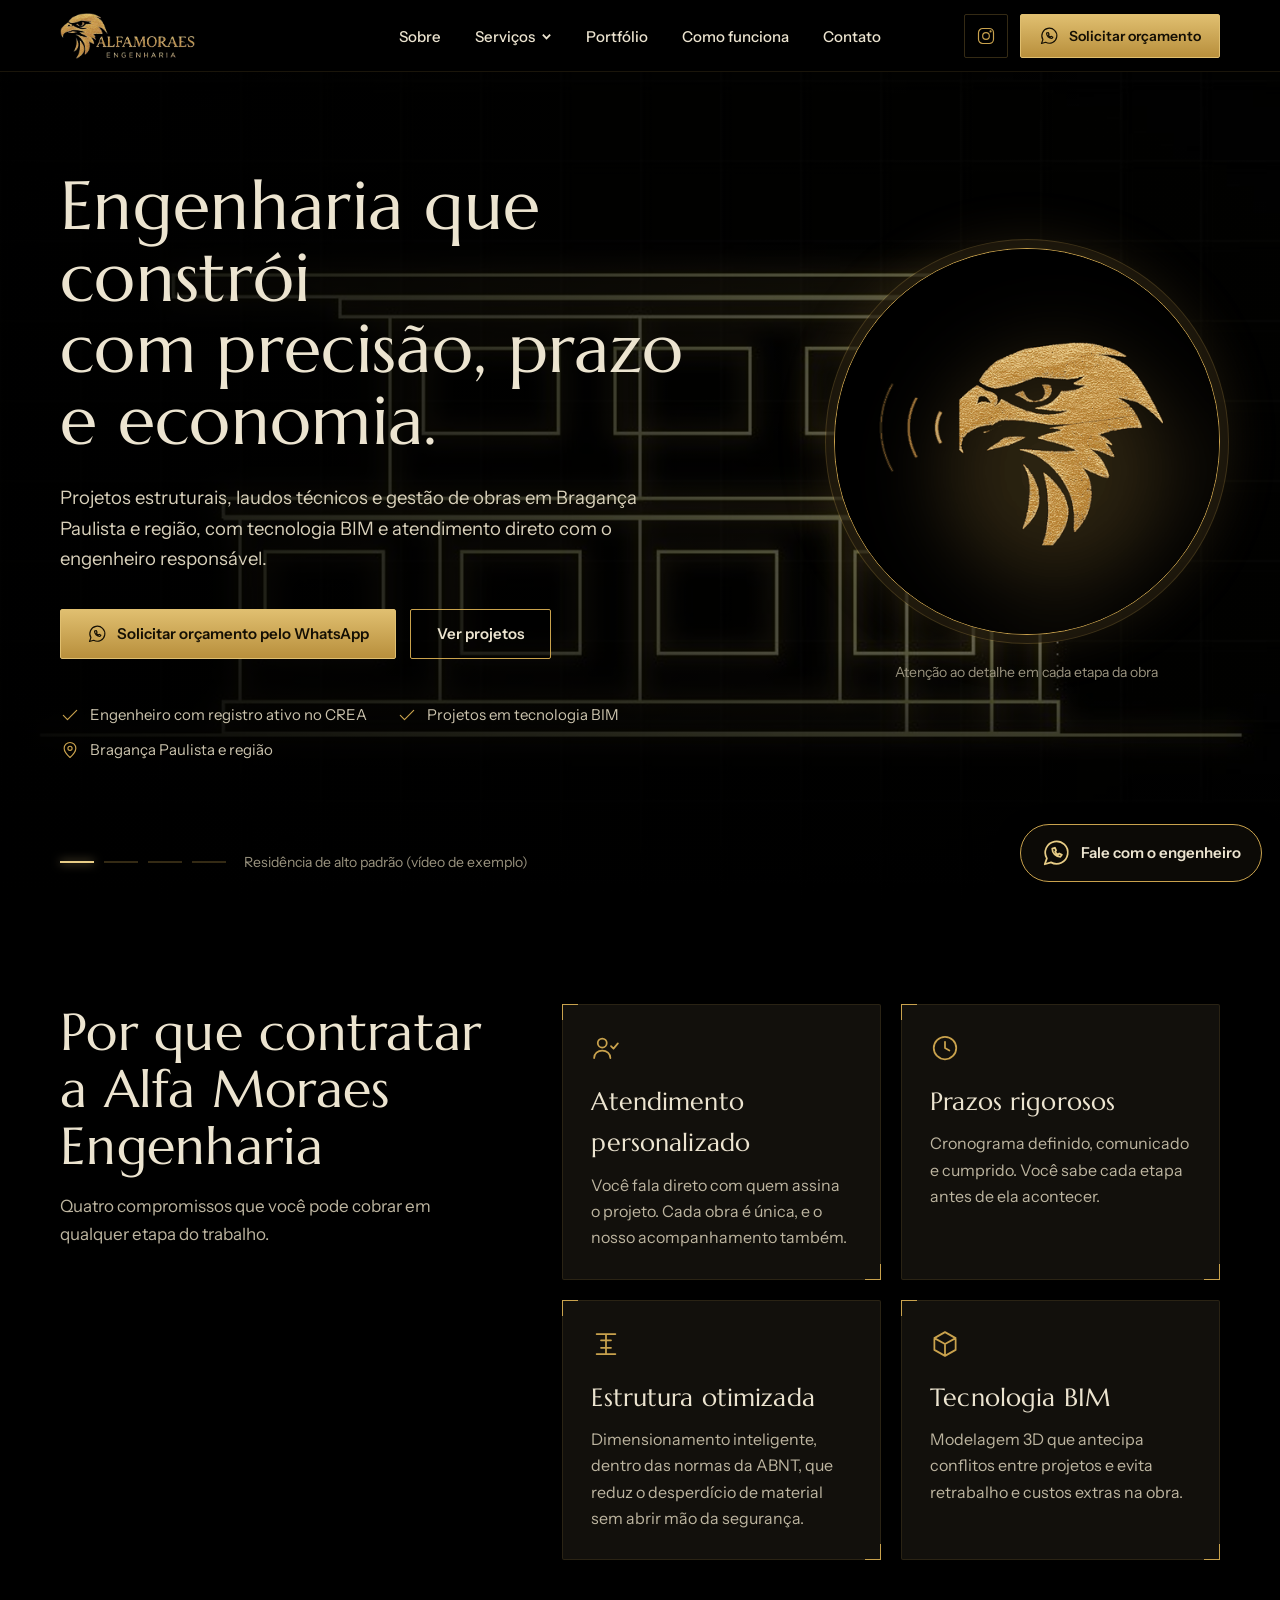
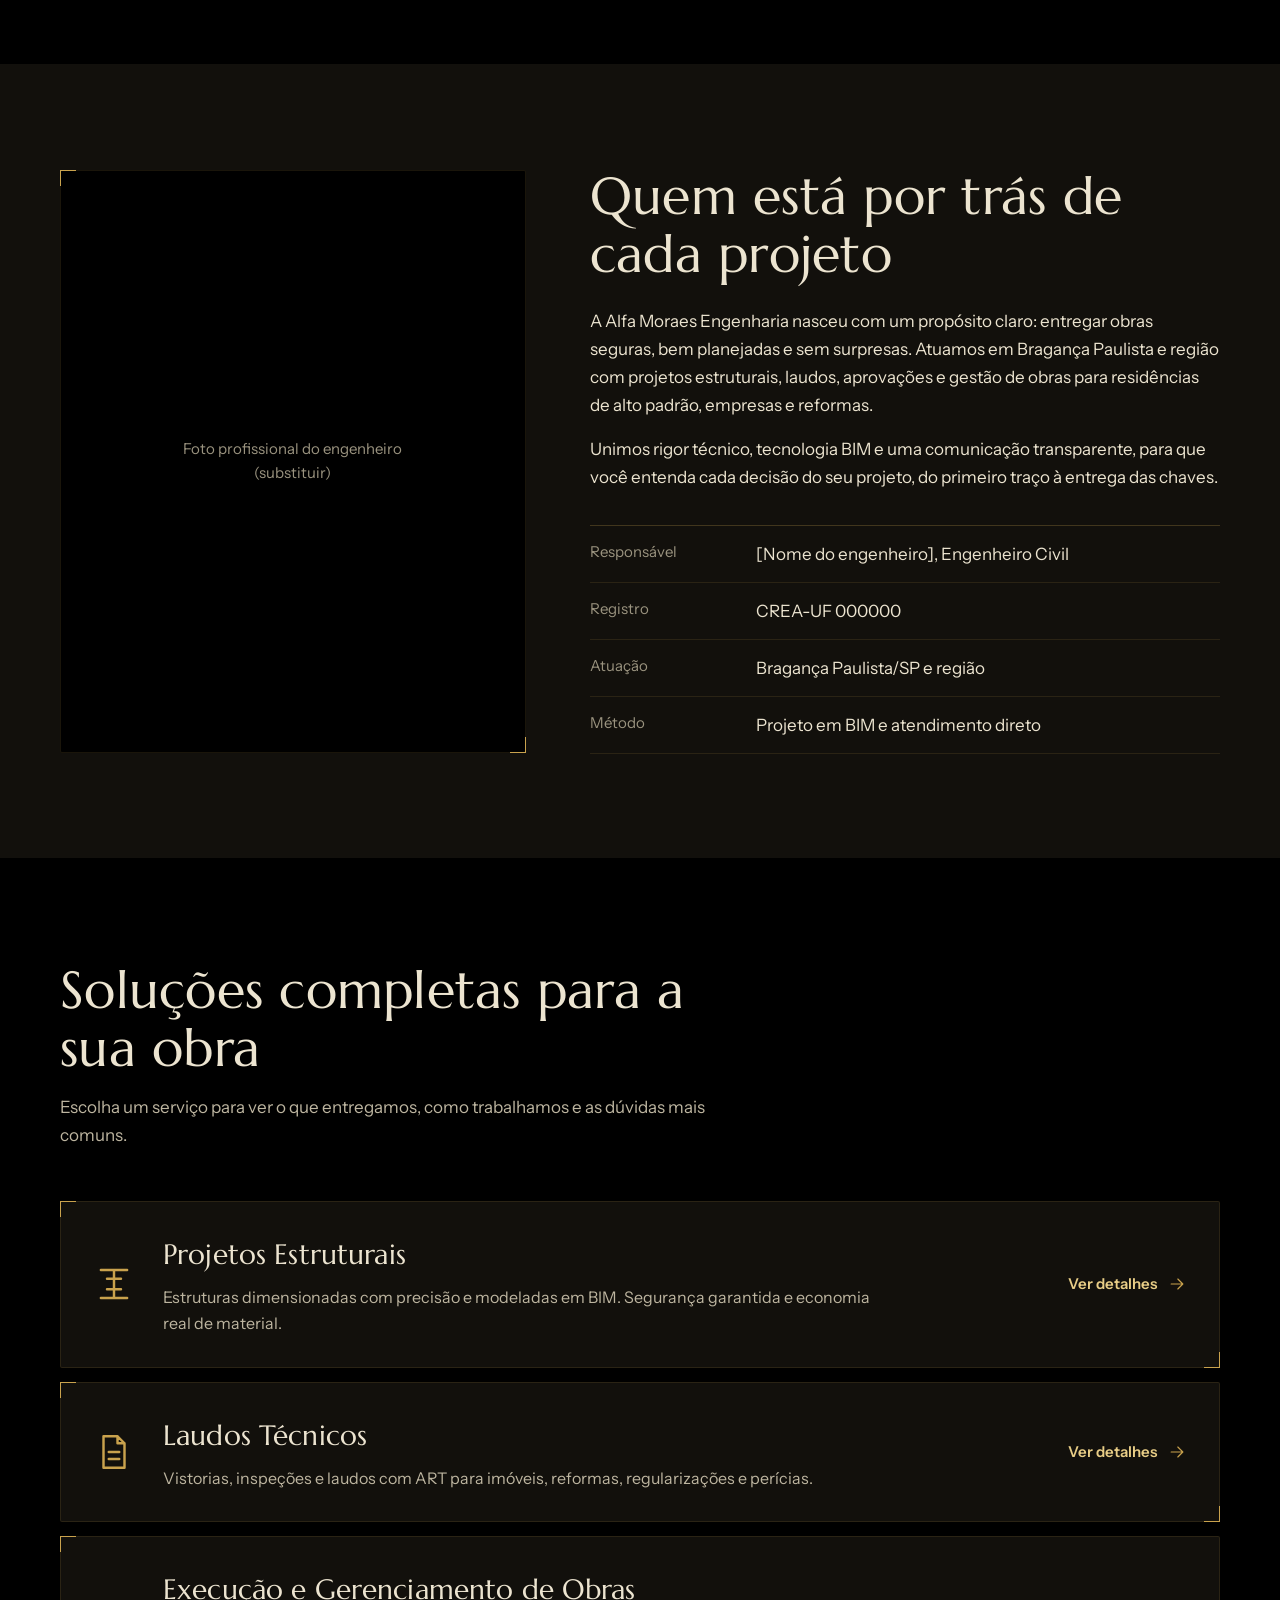
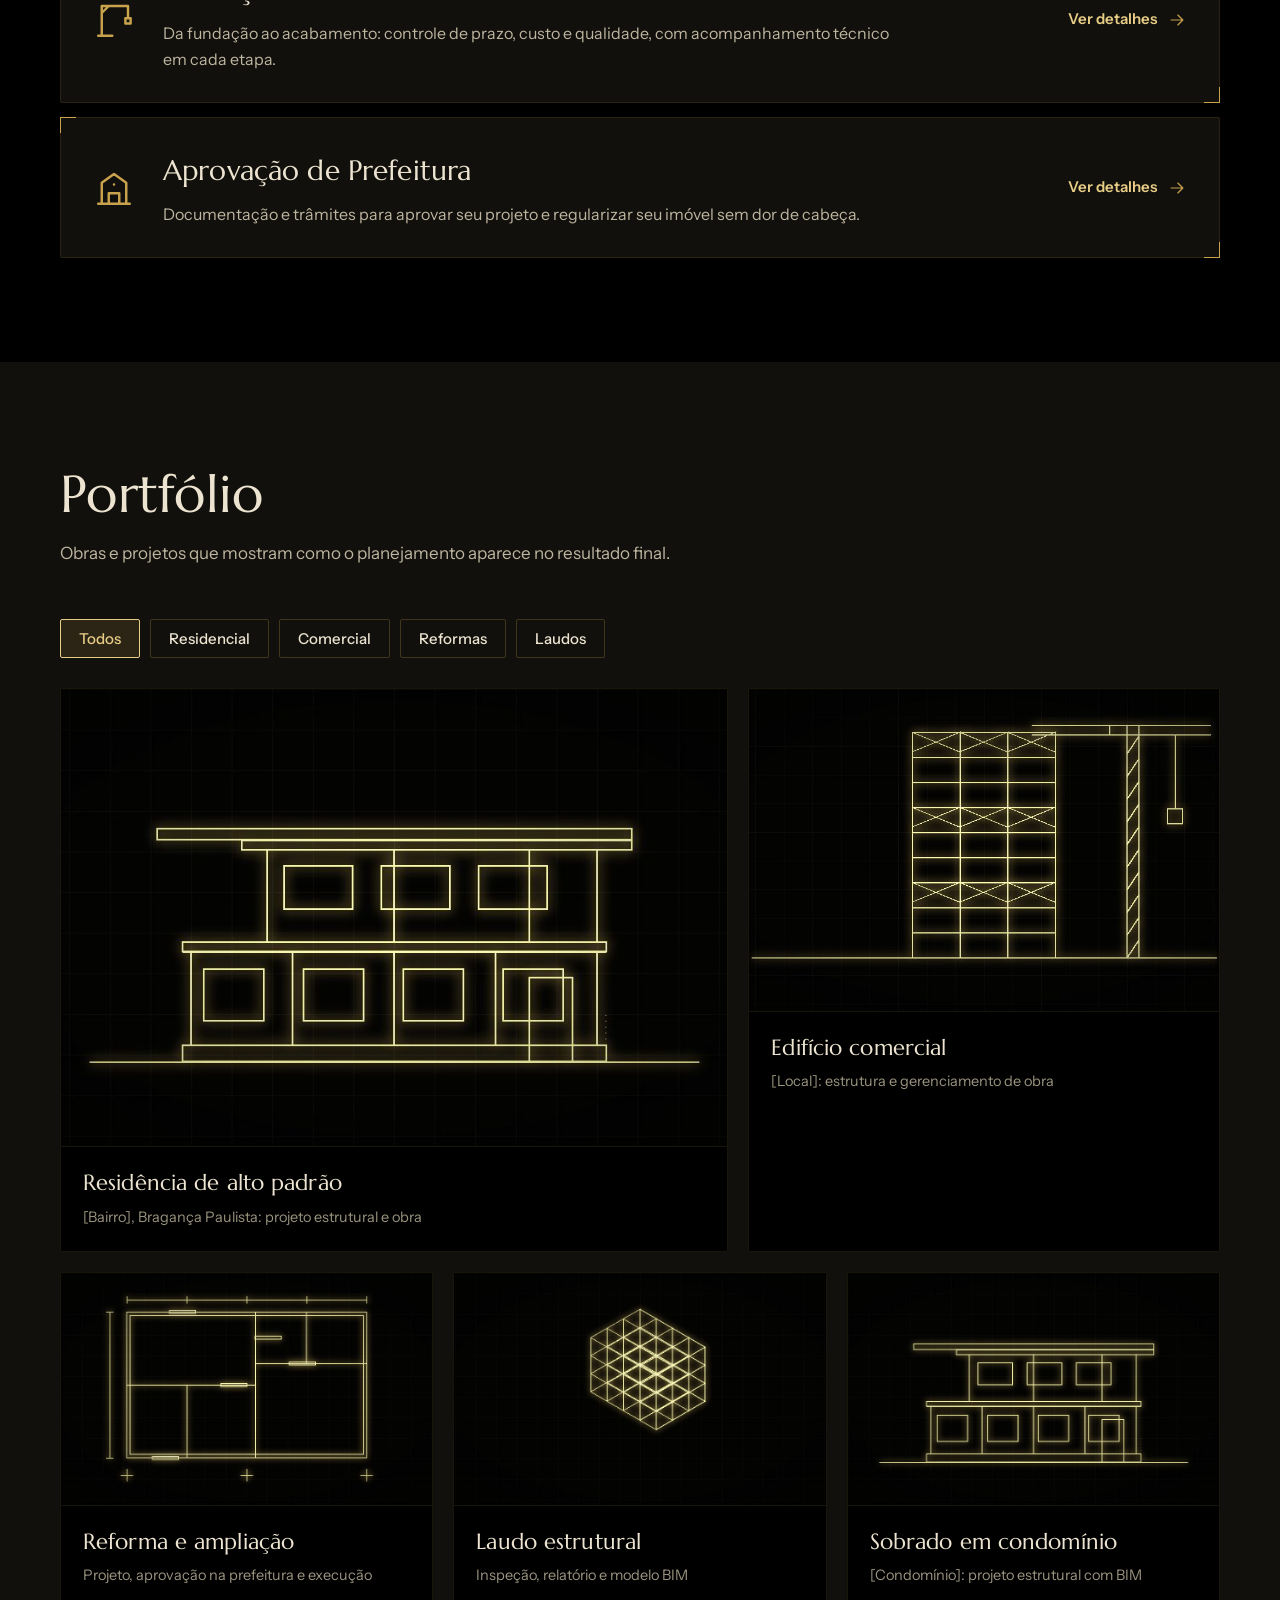
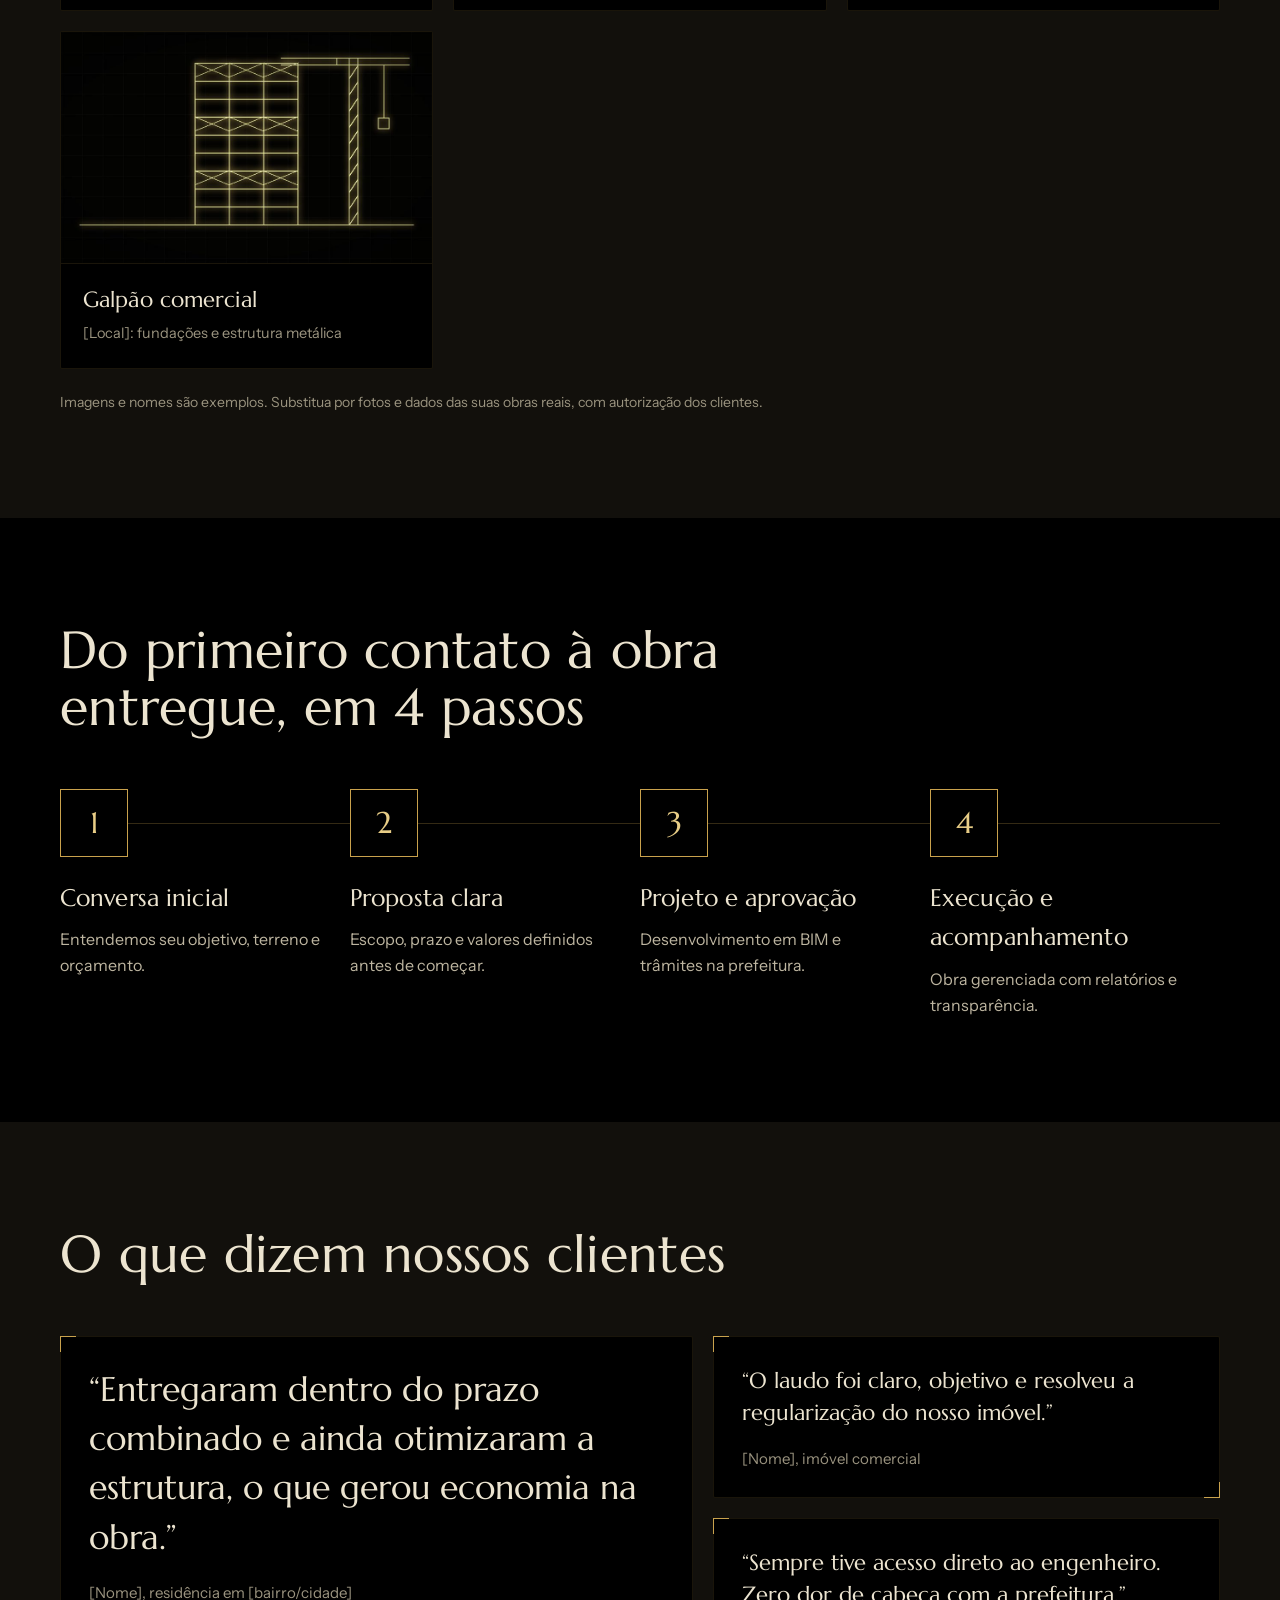
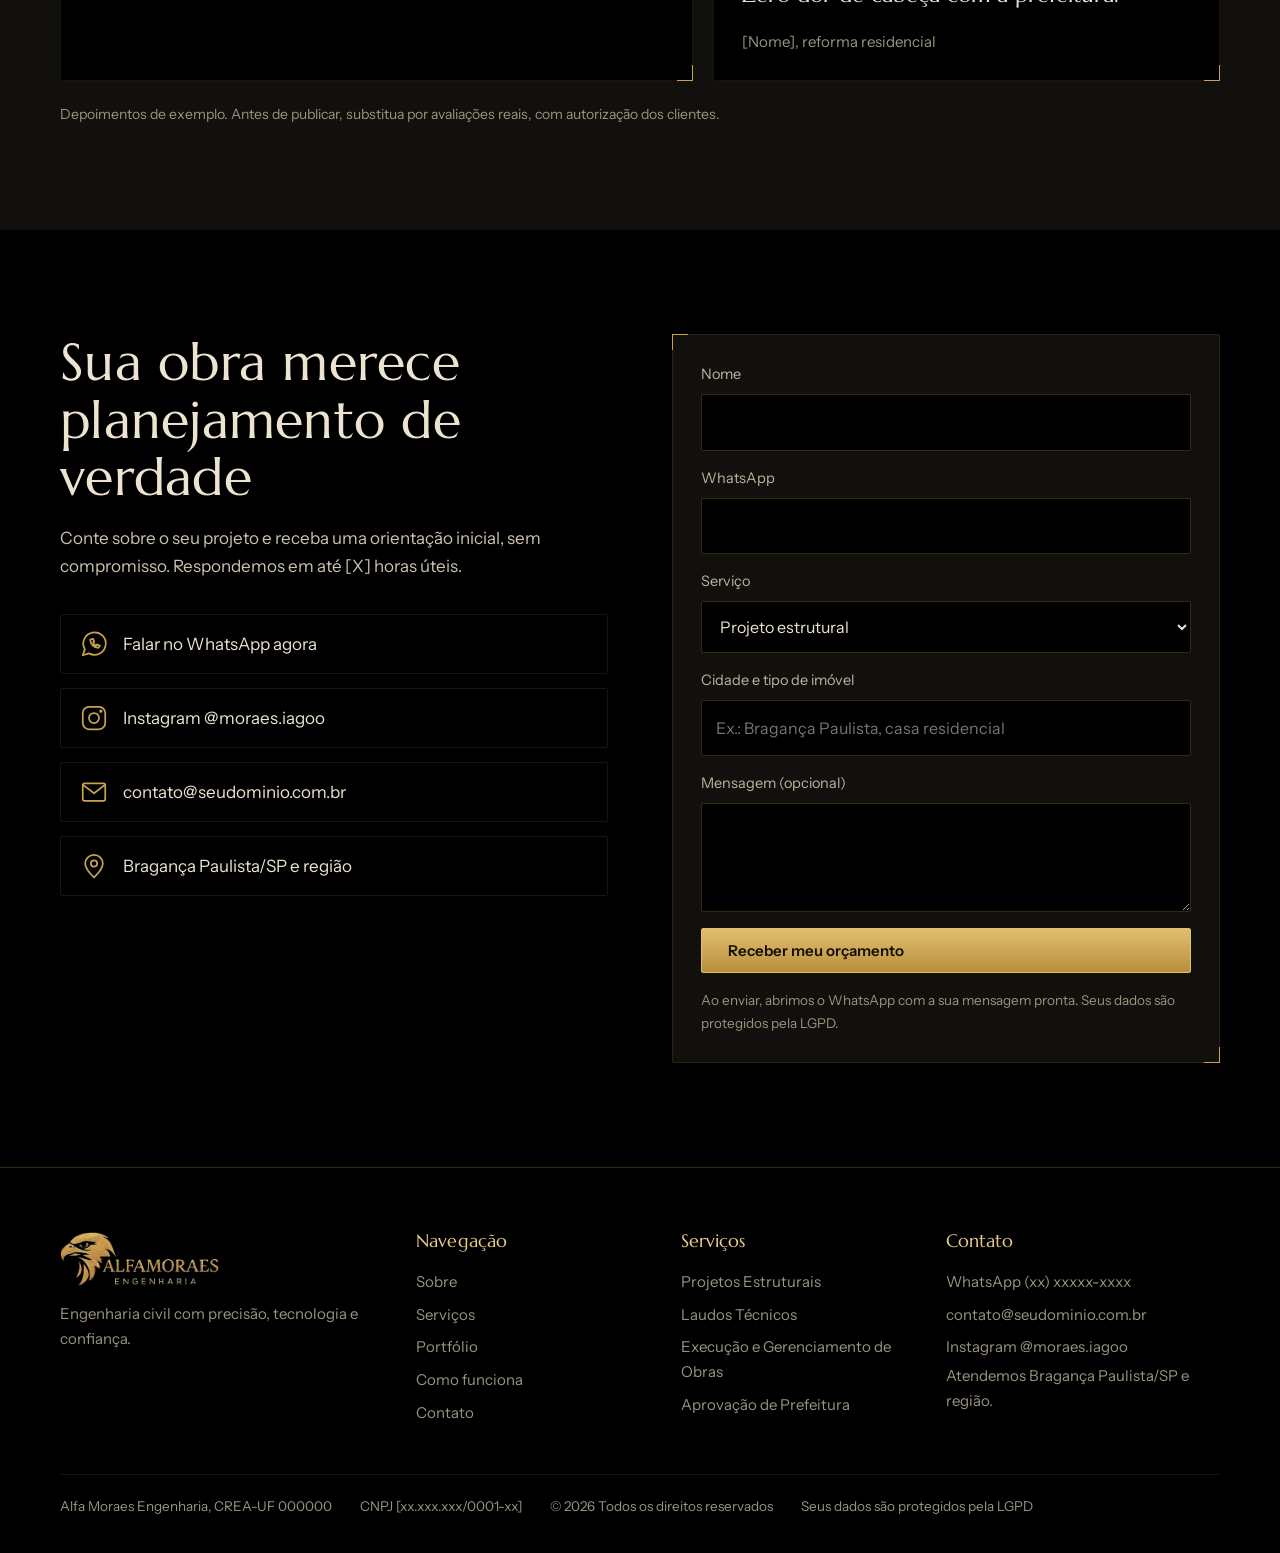
<file: index.html>
<!DOCTYPE html>
<html lang="pt-BR">
<head>
<meta charset="utf-8">
<meta name="viewport" content="width=device-width, initial-scale=1, viewport-fit=cover">
<title>Engenharia Civil em Bragança Paulista | Alfa Moraes Engenharia</title>
<meta name="description" content="Projetos estruturais, laudos técnicos, obras e aprovação de prefeitura em Bragança Paulista e região. Tecnologia BIM e atendimento personalizado. Peça seu orçamento.">
<meta name="theme-color" content="#000000">
<link rel="icon" href="assets/favicon.png">
<link rel="preconnect" href="https://fonts.googleapis.com">
<link rel="preconnect" href="https://fonts.gstatic.com" crossorigin>
<link href="https://fonts.googleapis.com/css2?family=Instrument+Sans:wght@400;500;600&family=Marcellus&display=swap" rel="stylesheet">
<link rel="stylesheet" href="style.css">
<script type="application/ld+json">{"@context":"https://schema.org","@type":"ProfessionalService","name":"Alfa Moraes Engenharia","description":"Engenharia civil: projetos estruturais, laudos técnicos, obras e aprovação de prefeitura.","areaServed":"Bragança Paulista, SP e região","sameAs":["https://www.instagram.com/moraes.iagoo/"]}</script>
</head>
<body>
<svg width="0" height="0" style="position:absolute" aria-hidden="true" focusable="false"><defs>
<symbol id="i-user" viewBox="0 0 24 24"><circle cx="9" cy="8" r="3.6"/><path d="M2.5 20c0-3.6 2.9-6 6.5-6s6.5 2.4 6.5 6M16 10.5l2 2 3.5-4.2"/></symbol>
<symbol id="i-clock" viewBox="0 0 24 24"><circle cx="12" cy="12" r="9"/><path d="M12 7v5l3.5 2"/></symbol>
<symbol id="i-beam" viewBox="0 0 24 24"><path d="M4.5 4h15M4.5 20h15M12 4v16M8 9h8M8 15h8"/></symbol>
<symbol id="i-cube" viewBox="0 0 24 24"><path d="M12 2.5l8.5 4.8v9.4L12 21.5l-8.5-4.8V7.3zM12 12l8.5-4.7M12 12v9.5M12 12L3.5 7.3"/></symbol>
<symbol id="i-doc" viewBox="0 0 24 24"><path d="M6 3h8l4 4v14H6zM14 3v4h4M9 12h6M9 16h6"/></symbol>
<symbol id="i-crane" viewBox="0 0 24 24"><path d="M5 21V4M5 4h15M5 8l4-4M20 4v7M18.5 11h3v3h-3zM3 21h8"/></symbol>
<symbol id="i-city" viewBox="0 0 24 24"><path d="M3 21h18M5 21V9l7-5 7 5v12M9 21v-6h6v6M12 10v.01"/></symbol>
<symbol id="i-ig" viewBox="0 0 24 24"><rect x="3" y="3" width="18" height="18" rx="5"/><circle cx="12" cy="12" r="4"/><circle cx="17.5" cy="6.5" r=".6"/></symbol>
<symbol id="i-wa" viewBox="0 0 24 24"><path d="M3 21l1.7-4.7A9 9 0 1 1 8 19.5zM9 8.5c0 3.6 2.9 6.5 6.5 6.5l1.2-1.6-2.1-1-1 .8a4 4 0 0 1-2.3-2.3l.8-1-1-2.1z"/></symbol>
<symbol id="i-check" viewBox="0 0 24 24"><path d="M4 12.5l5 5L20 6.5"/></symbol>
<symbol id="i-pin" viewBox="0 0 24 24"><path d="M12 21s7-6 7-11a7 7 0 0 0-14 0c0 5 7 11 7 11z"/><circle cx="12" cy="10" r="2.5"/></symbol>
<symbol id="i-mail" viewBox="0 0 24 24"><rect x="3" y="5" width="18" height="14" rx="1.5"/><path d="M3.5 6.5L12 13l8.5-6.5"/></symbol>
<symbol id="i-next" viewBox="0 0 24 24"><path d="M5 12h14M13 6l6 6-6 6"/></symbol>
<symbol id="i-menu" viewBox="0 0 24 24"><path d="M4 7h16M4 12h16M4 17h16"/></symbol>
</defs></svg>
<header class="hdr"><div class="wrap">
<a class="brand" href="index.html" aria-label="Alfa Moraes Engenharia, início"><img src="assets/logo-alfa-moraes.png" alt="Alfa Moraes Engenharia" width="135" height="46"></a>
<nav class="nav" id="nav" aria-label="Principal">
<a href="index.html#sobre">Sobre</a>
<div class="has-sub"><button type="button" aria-expanded="false" aria-haspopup="true">Serviços <svg viewBox="0 0 12 12" aria-hidden="true"><path d="M2 4l4 4 4-4"/></svg></button><div class="sub"><a href="projetos-estruturais.html"><svg class="ico " aria-hidden="true"><use href="#i-beam"/></svg><span>Projetos Estruturais</span></a><a href="laudos-tecnicos.html"><svg class="ico " aria-hidden="true"><use href="#i-doc"/></svg><span>Laudos Técnicos</span></a><a href="execucao-de-obras.html"><svg class="ico " aria-hidden="true"><use href="#i-crane"/></svg><span>Execução e Gerenciamento de Obras</span></a><a href="aprovacao-prefeitura.html"><svg class="ico " aria-hidden="true"><use href="#i-city"/></svg><span>Aprovação de Prefeitura</span></a></div></div>
<a href="index.html#portfolio">Portfólio</a>
<a href="index.html#processo">Como funciona</a>
<a href="index.html#contato">Contato</a>
</nav>
<div class="actions">
<a class="icon-btn" href="https://www.instagram.com/moraes.iagoo/" target="_blank" rel="noopener" aria-label="Instagram da Alfa Moraes Engenharia"><svg class="ico sm" aria-hidden="true"><use href="#i-ig"/></svg></a>
<a class="btn solid sm" data-wa="Olá! Vim pelo site da Alfa Moraes Engenharia e gostaria de solicitar um orçamento."><svg class="ico " aria-hidden="true"><use href="#i-wa"/></svg><span>Solicitar orçamento</span></a>
<button class="icon-btn burger" id="burger" type="button" aria-label="Abrir menu" aria-expanded="false" aria-controls="nav"><svg class="ico sm" aria-hidden="true"><use href="#i-menu"/></svg></button>
</div>
</div></header>

<main>
<section class="hero" id="inicio" style="padding-block:calc(var(--hdr) + 56px) 96px">
<div class="hero-media" aria-hidden="true"><video muted playsinline preload="auto" poster="assets/videos/obra-01.jpg" data-label="Residência de alto padrão (vídeo de exemplo)"><source src="assets/videos/obra-01.mp4" type="video/mp4"></video><video muted playsinline preload="metadata" poster="assets/videos/obra-02.jpg" data-label="Edifício comercial em construção (vídeo de exemplo)"><source src="assets/videos/obra-02.mp4" type="video/mp4"></video><video muted playsinline preload="metadata" poster="assets/videos/obra-03.jpg" data-label="Estrutura em modelo BIM (vídeo de exemplo)"><source src="assets/videos/obra-03.mp4" type="video/mp4"></video><video muted playsinline preload="metadata" poster="assets/videos/obra-04.jpg" data-label="Planta e locação de obra (vídeo de exemplo)"><source src="assets/videos/obra-04.mp4" type="video/mp4"></video></div>
<div class="hero-shade"></div>
<div class="wrap hero-grid">
<div>
<h1><span class="ln">Engenharia que constrói</span><span class="ln">com precisão, prazo</span><span class="ln">e economia.</span></h1>
<p class="lead">Projetos estruturais, laudos técnicos e gestão de obras em Bragança Paulista e região, com tecnologia BIM e atendimento direto com o engenheiro responsável.</p>
<div class="cta"><a class="btn solid" data-wa="Olá! Vim pelo site da Alfa Moraes Engenharia e gostaria de solicitar um orçamento."><svg class="ico " aria-hidden="true"><use href="#i-wa"/></svg>Solicitar orçamento pelo WhatsApp</a><a class="btn ghost" href="#portfolio">Ver projetos</a></div>
<ul class="trust"><li><svg class="ico sm" aria-hidden="true"><use href="#i-check"/></svg>Engenheiro com registro ativo no CREA</li><li><svg class="ico sm" aria-hidden="true"><use href="#i-check"/></svg>Projetos em tecnologia BIM</li><li><svg class="ico sm" aria-hidden="true"><use href="#i-pin"/></svg>Bragança Paulista e região</li></ul>
</div>
<figure class="medal"><img class="medal-img" id="medal" src="assets/aguia-grito.gif" data-still="assets/aguia.png" width="420" height="420" alt="Águia dourada do logo da Alfa Moraes gritando"><figcaption>Atenção ao detalhe em cada etapa da obra</figcaption></figure>
</div>
<div class="hero-ctrl"><div class="wrap"><div class="dots" id="dots" role="group" aria-label="Vídeos de obras"></div><span id="caption" aria-live="off"></span></div></div>
</section>

<section id="diferenciais"><div class="wrap split">
<div class="sec-head" style="margin:0"><h2>Por que contratar a Alfa Moraes Engenharia</h2><p>Quatro compromissos que você pode cobrar em qualquer etapa do trabalho.</p></div>
<div class="pillars"><div class="box glow"><svg class="ico " aria-hidden="true"><use href="#i-user"/></svg><h3>Atendimento personalizado</h3><p>Você fala direto com quem assina o projeto. Cada obra é única, e o nosso acompanhamento também.</p></div><div class="box glow"><svg class="ico " aria-hidden="true"><use href="#i-clock"/></svg><h3>Prazos rigorosos</h3><p>Cronograma definido, comunicado e cumprido. Você sabe cada etapa antes de ela acontecer.</p></div><div class="box glow"><svg class="ico " aria-hidden="true"><use href="#i-beam"/></svg><h3>Estrutura otimizada</h3><p>Dimensionamento inteligente, dentro das normas da ABNT, que reduz o desperdício de material sem abrir mão da segurança.</p></div><div class="box glow"><svg class="ico " aria-hidden="true"><use href="#i-cube"/></svg><h3>Tecnologia BIM</h3><p>Modelagem 3D que antecipa conflitos entre projetos e evita retrabalho e custos extras na obra.</p></div></div>
</div></section>

<section class="band" id="sobre"><div class="wrap about">
<div class="box photo">Foto profissional do engenheiro<br>(substituir)</div>
<div><h2>Quem está por trás de cada projeto</h2>
<p>A Alfa Moraes Engenharia nasceu com um propósito claro: entregar obras seguras, bem planejadas e sem surpresas. Atuamos em Bragança Paulista e região com projetos estruturais, laudos, aprovações e gestão de obras para residências de alto padrão, empresas e reformas.</p>
<p>Unimos rigor técnico, tecnologia BIM e uma comunicação transparente, para que você entenda cada decisão do seu projeto, do primeiro traço à entrega das chaves.</p>
<dl class="facts"><div><dt>Responsável</dt><dd>[Nome do engenheiro], Engenheiro Civil</dd></div><div><dt>Registro</dt><dd>CREA-UF 000000</dd></div><div><dt>Atuação</dt><dd>Bragança Paulista/SP e região</dd></div><div><dt>Método</dt><dd>Projeto em BIM e atendimento direto</dd></div></dl></div>
</div></section>

<section id="servicos"><div class="wrap">
<div class="sec-head"><h2>Soluções completas para a sua obra</h2><p>Escolha um serviço para ver o que entregamos, como trabalhamos e as dúvidas mais comuns.</p></div>
<div class="rows"><a class="box glow row" href="projetos-estruturais.html"><svg class="ico big" aria-hidden="true"><use href="#i-beam"/></svg><div><h3>Projetos Estruturais</h3><p>Estruturas dimensionadas com precisão e modeladas em BIM. Segurança garantida e economia real de material.</p></div><span class="more">Ver detalhes <svg class="ico sm" aria-hidden="true"><use href="#i-next"/></svg></span></a><a class="box glow row" href="laudos-tecnicos.html"><svg class="ico big" aria-hidden="true"><use href="#i-doc"/></svg><div><h3>Laudos Técnicos</h3><p>Vistorias, inspeções e laudos com ART para imóveis, reformas, regularizações e perícias.</p></div><span class="more">Ver detalhes <svg class="ico sm" aria-hidden="true"><use href="#i-next"/></svg></span></a><a class="box glow row" href="execucao-de-obras.html"><svg class="ico big" aria-hidden="true"><use href="#i-crane"/></svg><div><h3>Execução e Gerenciamento de Obras</h3><p>Da fundação ao acabamento: controle de prazo, custo e qualidade, com acompanhamento técnico em cada etapa.</p></div><span class="more">Ver detalhes <svg class="ico sm" aria-hidden="true"><use href="#i-next"/></svg></span></a><a class="box glow row" href="aprovacao-prefeitura.html"><svg class="ico big" aria-hidden="true"><use href="#i-city"/></svg><div><h3>Aprovação de Prefeitura</h3><p>Documentação e trâmites para aprovar seu projeto e regularizar seu imóvel sem dor de cabeça.</p></div><span class="more">Ver detalhes <svg class="ico sm" aria-hidden="true"><use href="#i-next"/></svg></span></a></div>
</div></section>

<section class="band" id="portfolio"><div class="wrap">
<div class="sec-head"><h2>Portfólio</h2><p>Obras e projetos que mostram como o planejamento aparece no resultado final.</p></div>
<div class="filters" role="group" aria-label="Filtrar portfólio"><button type="button" data-f="todos" aria-pressed="true">Todos</button><button type="button" data-f="residencial" aria-pressed="false">Residencial</button><button type="button" data-f="comercial" aria-pressed="false">Comercial</button><button type="button" data-f="reformas" aria-pressed="false">Reformas</button><button type="button" data-f="laudos" aria-pressed="false">Laudos</button></div>
<div class="folio"><figure class="box glow work" data-t="residencial"><div class="ph"><img src="assets/videos/obra-01.jpg" alt="Projeto de exemplo, substituir: Residência de alto padrão" loading="lazy"></div><figcaption><h3>Residência de alto padrão</h3><p>[Bairro], Bragança Paulista: projeto estrutural e obra</p></figcaption></figure><figure class="box glow work" data-t="comercial"><div class="ph"><img src="assets/videos/obra-02.jpg" alt="Projeto de exemplo, substituir: Edifício comercial" loading="lazy"></div><figcaption><h3>Edifício comercial</h3><p>[Local]: estrutura e gerenciamento de obra</p></figcaption></figure><figure class="box glow work" data-t="reformas"><div class="ph"><img src="assets/videos/obra-04.jpg" alt="Projeto de exemplo, substituir: Reforma e ampliação" loading="lazy"></div><figcaption><h3>Reforma e ampliação</h3><p>Projeto, aprovação na prefeitura e execução</p></figcaption></figure><figure class="box glow work" data-t="laudos"><div class="ph"><img src="assets/videos/obra-03.jpg" alt="Projeto de exemplo, substituir: Laudo estrutural" loading="lazy"></div><figcaption><h3>Laudo estrutural</h3><p>Inspeção, relatório e modelo BIM</p></figcaption></figure><figure class="box glow work" data-t="residencial"><div class="ph"><img src="assets/videos/obra-01.jpg" alt="Projeto de exemplo, substituir: Sobrado em condomínio" loading="lazy"></div><figcaption><h3>Sobrado em condomínio</h3><p>[Condomínio]: projeto estrutural com BIM</p></figcaption></figure><figure class="box glow work" data-t="comercial"><div class="ph"><img src="assets/videos/obra-02.jpg" alt="Projeto de exemplo, substituir: Galpão comercial" loading="lazy"></div><figcaption><h3>Galpão comercial</h3><p>[Local]: fundações e estrutura metálica</p></figcaption></figure></div>
<p class="note">Imagens e nomes são exemplos. Substitua por fotos e dados das suas obras reais, com autorização dos clientes.</p>
</div></section>

<section id="processo"><div class="wrap">
<div class="sec-head"><h2>Do primeiro contato à obra entregue, em 4 passos</h2></div>
<ol class="steps"><li><span class="n">1</span><h3>Conversa inicial</h3><p>Entendemos seu objetivo, terreno e orçamento.</p></li><li><span class="n">2</span><h3>Proposta clara</h3><p>Escopo, prazo e valores definidos antes de começar.</p></li><li><span class="n">3</span><h3>Projeto e aprovação</h3><p>Desenvolvimento em BIM e trâmites na prefeitura.</p></li><li><span class="n">4</span><h3>Execução e acompanhamento</h3><p>Obra gerenciada com relatórios e transparência.</p></li></ol>
</div></section>

<section class="band" id="depoimentos"><div class="wrap">
<div class="sec-head"><h2>O que dizem nossos clientes</h2></div>
<div class="quotes">
<blockquote class="box glow quote big" style="margin:0"><p>“Entregaram dentro do prazo combinado e ainda otimizaram a estrutura, o que gerou economia na obra.”</p><cite>[Nome], residência em [bairro/cidade]</cite></blockquote>
<div class="stack">
<blockquote class="box glow quote" style="margin:0"><p>“O laudo foi claro, objetivo e resolveu a regularização do nosso imóvel.”</p><cite>[Nome], imóvel comercial</cite></blockquote>
<blockquote class="box glow quote" style="margin:0"><p>“Sempre tive acesso direto ao engenheiro. Zero dor de cabeça com a prefeitura.”</p><cite>[Nome], reforma residencial</cite></blockquote>
</div></div>
<p class="note">Depoimentos de exemplo. Antes de publicar, substitua por avaliações reais, com autorização dos clientes.</p>
</div></section>

<section id="contato"><div class="wrap contact">
<div><h2>Sua obra merece planejamento de verdade</h2>
<p class="lede">Conte sobre o seu projeto e receba uma orientação inicial, sem compromisso. Respondemos em até [X] horas úteis.</p>
<ul class="channels">
<li><a data-wa="Olá! Vim pelo site da Alfa Moraes Engenharia e gostaria de solicitar um orçamento."><svg class="ico " aria-hidden="true"><use href="#i-wa"/></svg><span>Falar no WhatsApp agora</span></a></li>
<li><a href="https://www.instagram.com/moraes.iagoo/" target="_blank" rel="noopener"><svg class="ico " aria-hidden="true"><use href="#i-ig"/></svg><span>Instagram @moraes.iagoo</span></a></li>
<li><a href="mailto:contato@seudominio.com.br"><svg class="ico " aria-hidden="true"><use href="#i-mail"/></svg><span>contato@seudominio.com.br</span></a></li>
<li><a href="#contato"><svg class="ico " aria-hidden="true"><use href="#i-pin"/></svg><span>Bragança Paulista/SP e região</span></a></li>
</ul></div>
<form class="box" id="orcamento">
<label for="f-nome">Nome<input id="f-nome" name="nome" autocomplete="name" required></label>
<label for="f-tel">WhatsApp<input id="f-tel" name="tel" type="tel" autocomplete="tel" required></label>
<label for="f-serv">Serviço<select id="f-serv"><option>Projeto estrutural</option><option>Laudo técnico</option><option>Execução ou gerenciamento de obra</option><option>Aprovação de prefeitura</option><option>Ainda não sei</option></select></label>
<label for="f-local">Cidade e tipo de imóvel<input id="f-local" placeholder="Ex.: Bragança Paulista, casa residencial"></label>
<label for="f-msg">Mensagem (opcional)<textarea id="f-msg" rows="3"></textarea></label>
<button class="btn solid" type="submit">Receber meu orçamento</button>
<p class="hint">Ao enviar, abrimos o WhatsApp com a sua mensagem pronta. Seus dados são protegidos pela LGPD.</p>
</form>
</div></section>
</main>
<footer><div class="wrap">
<div class="fgrid">
<div><img class="flogo" src="assets/logo-alfa-moraes.png" alt="Alfa Moraes Engenharia"><p>Engenharia civil com precisão, tecnologia e confiança.</p></div>
<div><h4>Navegação</h4><a href="index.html#sobre">Sobre</a><a href="index.html#servicos">Serviços</a><a href="index.html#portfolio">Portfólio</a><a href="index.html#processo">Como funciona</a><a href="index.html#contato">Contato</a></div>
<div><h4>Serviços</h4><a href="projetos-estruturais.html">Projetos Estruturais</a><a href="laudos-tecnicos.html">Laudos Técnicos</a><a href="execucao-de-obras.html">Execução e Gerenciamento de Obras</a><a href="aprovacao-prefeitura.html">Aprovação de Prefeitura</a></div>
<div><h4>Contato</h4><a data-wa="Olá! Vim pelo site da Alfa Moraes Engenharia e gostaria de solicitar um orçamento.">WhatsApp (xx) xxxxx-xxxx</a><a href="mailto:contato@seudominio.com.br">contato@seudominio.com.br</a><a href="https://www.instagram.com/moraes.iagoo/" target="_blank" rel="noopener">Instagram @moraes.iagoo</a><p>Atendemos Bragança Paulista/SP e região.</p></div>
</div>
<div class="legal"><span>Alfa Moraes Engenharia, CREA-UF 000000</span><span>CNPJ [xx.xxx.xxx/0001-xx]</span><span>© <span id="ano">2026</span> Todos os direitos reservados</span><span>Seus dados são protegidos pela LGPD</span></div>
</div></footer>
<a class="fab" data-wa="Olá! Vim pelo site da Alfa Moraes Engenharia e gostaria de solicitar um orçamento." aria-label="Falar no WhatsApp"><svg class="ico " aria-hidden="true"><use href="#i-wa"/></svg><span>Fale com o engenheiro</span></a>
<script src="script.js"></script>
</body>
</html>
</file>
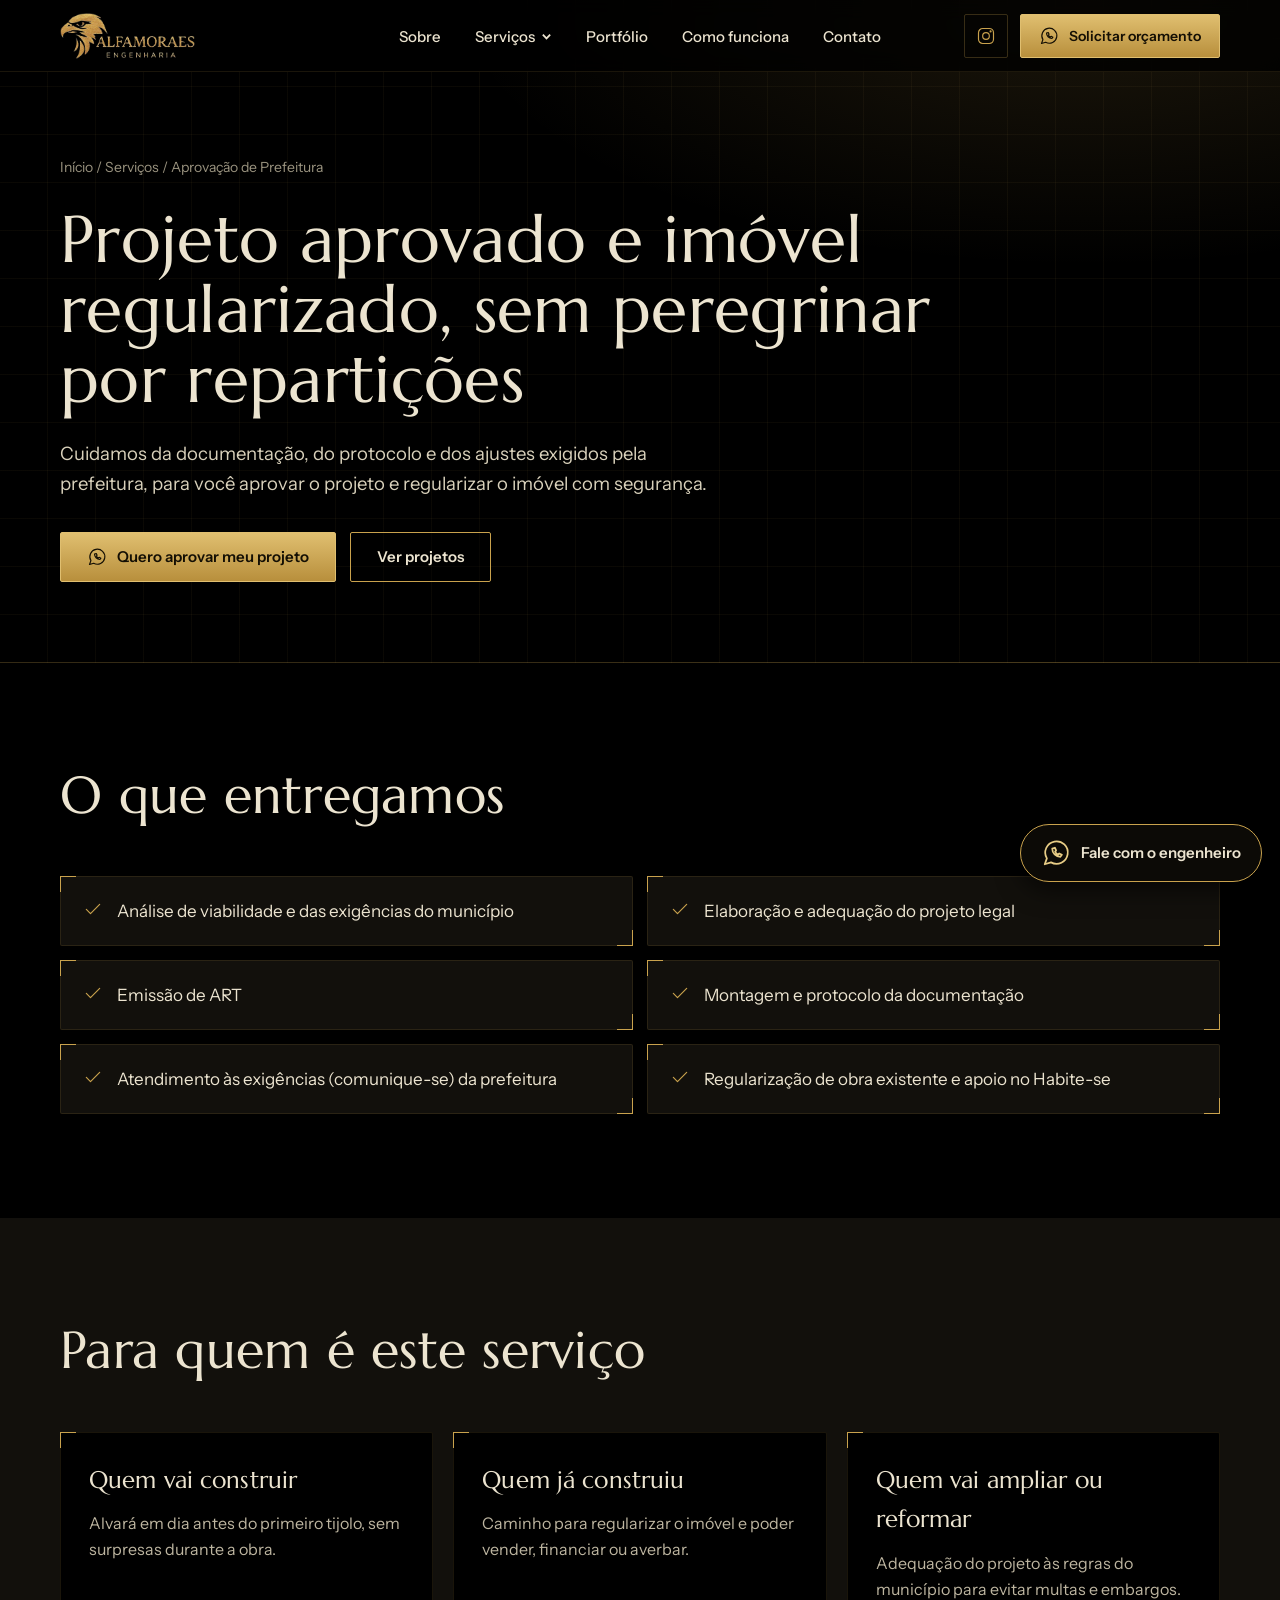
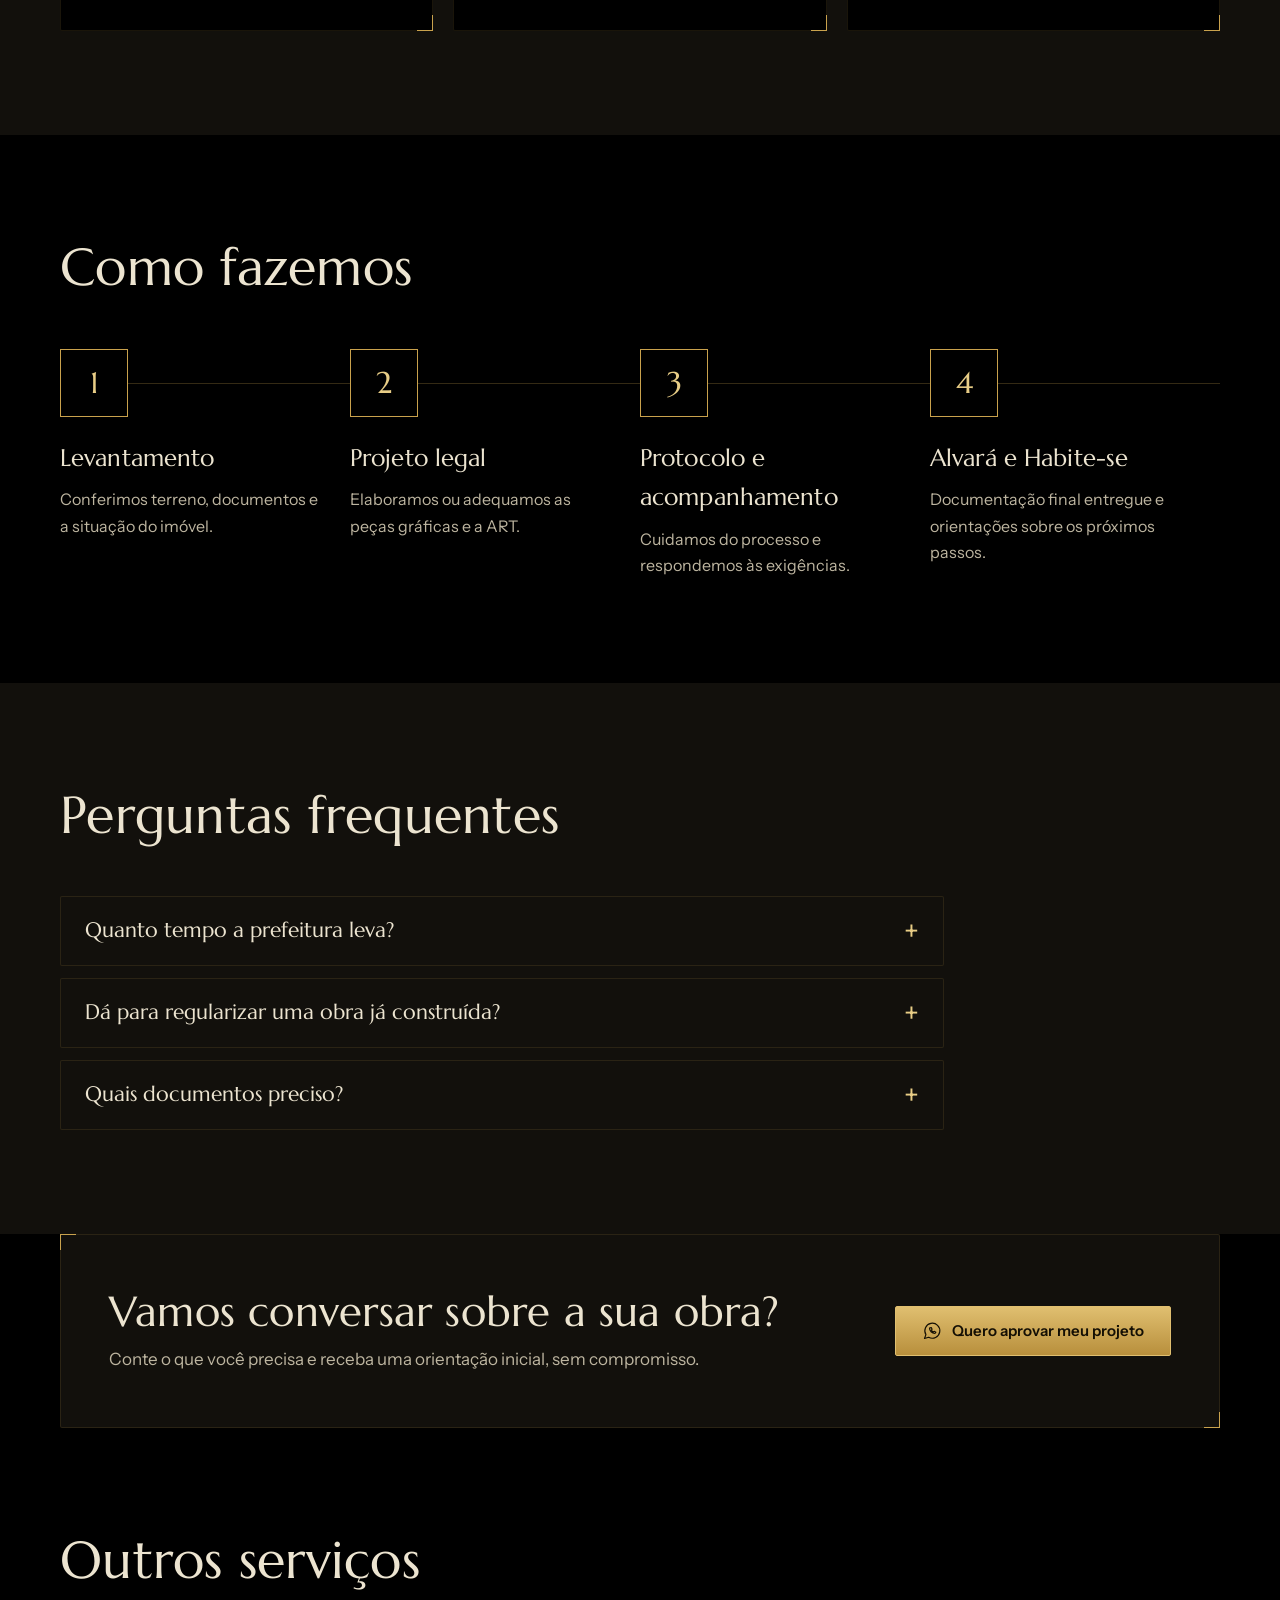
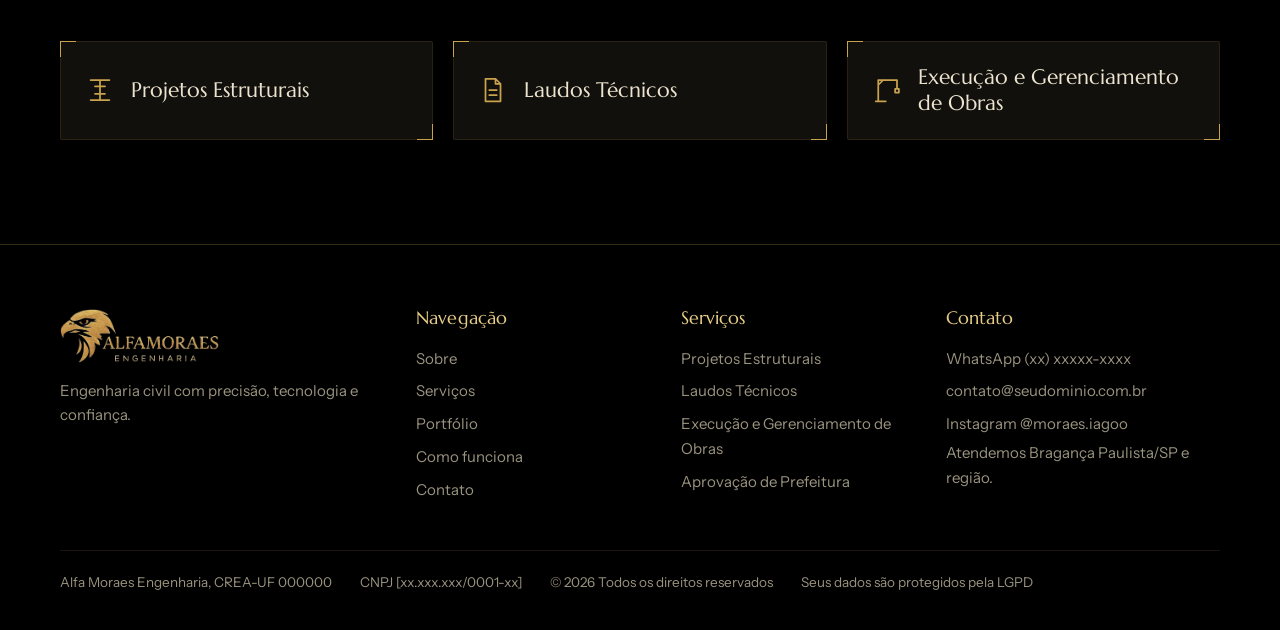
<file: aprovacao-prefeitura.html>
<!DOCTYPE html>
<html lang="pt-BR">
<head>
<meta charset="utf-8">
<meta name="viewport" content="width=device-width, initial-scale=1, viewport-fit=cover">
<title>Aprovação de Projeto na Prefeitura de Bragança Paulista | Alfa Moraes Engenharia</title>
<meta name="description" content="Cuidamos da aprovação do seu projeto e da regularização do imóvel na prefeitura. Fale com um engenheiro.">
<meta name="theme-color" content="#000000">
<link rel="icon" href="assets/favicon.png">
<link rel="preconnect" href="https://fonts.googleapis.com">
<link rel="preconnect" href="https://fonts.gstatic.com" crossorigin>
<link href="https://fonts.googleapis.com/css2?family=Instrument+Sans:wght@400;500;600&family=Marcellus&display=swap" rel="stylesheet">
<link rel="stylesheet" href="style.css">
<script type="application/ld+json">{"@context":"https://schema.org","@type":"ProfessionalService","name":"Alfa Moraes Engenharia","description":"Engenharia civil: projetos estruturais, laudos técnicos, obras e aprovação de prefeitura.","areaServed":"Bragança Paulista, SP e região","sameAs":["https://www.instagram.com/moraes.iagoo/"]}</script>
</head>
<body>
<svg width="0" height="0" style="position:absolute" aria-hidden="true" focusable="false"><defs>
<symbol id="i-user" viewBox="0 0 24 24"><circle cx="9" cy="8" r="3.6"/><path d="M2.5 20c0-3.6 2.9-6 6.5-6s6.5 2.4 6.5 6M16 10.5l2 2 3.5-4.2"/></symbol>
<symbol id="i-clock" viewBox="0 0 24 24"><circle cx="12" cy="12" r="9"/><path d="M12 7v5l3.5 2"/></symbol>
<symbol id="i-beam" viewBox="0 0 24 24"><path d="M4.5 4h15M4.5 20h15M12 4v16M8 9h8M8 15h8"/></symbol>
<symbol id="i-cube" viewBox="0 0 24 24"><path d="M12 2.5l8.5 4.8v9.4L12 21.5l-8.5-4.8V7.3zM12 12l8.5-4.7M12 12v9.5M12 12L3.5 7.3"/></symbol>
<symbol id="i-doc" viewBox="0 0 24 24"><path d="M6 3h8l4 4v14H6zM14 3v4h4M9 12h6M9 16h6"/></symbol>
<symbol id="i-crane" viewBox="0 0 24 24"><path d="M5 21V4M5 4h15M5 8l4-4M20 4v7M18.5 11h3v3h-3zM3 21h8"/></symbol>
<symbol id="i-city" viewBox="0 0 24 24"><path d="M3 21h18M5 21V9l7-5 7 5v12M9 21v-6h6v6M12 10v.01"/></symbol>
<symbol id="i-ig" viewBox="0 0 24 24"><rect x="3" y="3" width="18" height="18" rx="5"/><circle cx="12" cy="12" r="4"/><circle cx="17.5" cy="6.5" r=".6"/></symbol>
<symbol id="i-wa" viewBox="0 0 24 24"><path d="M3 21l1.7-4.7A9 9 0 1 1 8 19.5zM9 8.5c0 3.6 2.9 6.5 6.5 6.5l1.2-1.6-2.1-1-1 .8a4 4 0 0 1-2.3-2.3l.8-1-1-2.1z"/></symbol>
<symbol id="i-check" viewBox="0 0 24 24"><path d="M4 12.5l5 5L20 6.5"/></symbol>
<symbol id="i-pin" viewBox="0 0 24 24"><path d="M12 21s7-6 7-11a7 7 0 0 0-14 0c0 5 7 11 7 11z"/><circle cx="12" cy="10" r="2.5"/></symbol>
<symbol id="i-mail" viewBox="0 0 24 24"><rect x="3" y="5" width="18" height="14" rx="1.5"/><path d="M3.5 6.5L12 13l8.5-6.5"/></symbol>
<symbol id="i-next" viewBox="0 0 24 24"><path d="M5 12h14M13 6l6 6-6 6"/></symbol>
<symbol id="i-menu" viewBox="0 0 24 24"><path d="M4 7h16M4 12h16M4 17h16"/></symbol>
</defs></svg>
<header class="hdr"><div class="wrap">
<a class="brand" href="index.html" aria-label="Alfa Moraes Engenharia, início"><img src="assets/logo-alfa-moraes.png" alt="Alfa Moraes Engenharia" width="135" height="46"></a>
<nav class="nav" id="nav" aria-label="Principal">
<a href="index.html#sobre">Sobre</a>
<div class="has-sub"><button type="button" aria-expanded="false" aria-haspopup="true">Serviços <svg viewBox="0 0 12 12" aria-hidden="true"><path d="M2 4l4 4 4-4"/></svg></button><div class="sub"><a href="projetos-estruturais.html"><svg class="ico " aria-hidden="true"><use href="#i-beam"/></svg><span>Projetos Estruturais</span></a><a href="laudos-tecnicos.html"><svg class="ico " aria-hidden="true"><use href="#i-doc"/></svg><span>Laudos Técnicos</span></a><a href="execucao-de-obras.html"><svg class="ico " aria-hidden="true"><use href="#i-crane"/></svg><span>Execução e Gerenciamento de Obras</span></a><a href="aprovacao-prefeitura.html"><svg class="ico " aria-hidden="true"><use href="#i-city"/></svg><span>Aprovação de Prefeitura</span></a></div></div>
<a href="index.html#portfolio">Portfólio</a>
<a href="index.html#processo">Como funciona</a>
<a href="index.html#contato">Contato</a>
</nav>
<div class="actions">
<a class="icon-btn" href="https://www.instagram.com/moraes.iagoo/" target="_blank" rel="noopener" aria-label="Instagram da Alfa Moraes Engenharia"><svg class="ico sm" aria-hidden="true"><use href="#i-ig"/></svg></a>
<a class="btn solid sm" data-wa="Olá! Vim pelo site da Alfa Moraes Engenharia e gostaria de solicitar um orçamento."><svg class="ico " aria-hidden="true"><use href="#i-wa"/></svg><span>Solicitar orçamento</span></a>
<button class="icon-btn burger" id="burger" type="button" aria-label="Abrir menu" aria-expanded="false" aria-controls="nav"><svg class="ico sm" aria-hidden="true"><use href="#i-menu"/></svg></button>
</div>
</div></header>

<main>
<section class="phero"><div class="wrap">
<p class="crumbs"><a href="index.html">Início</a> / <a href="index.html#servicos">Serviços</a> / Aprovação de Prefeitura</p>
<h1>Projeto aprovado e imóvel regularizado, sem peregrinar por repartições</h1>
<p class="lead">Cuidamos da documentação, do protocolo e dos ajustes exigidos pela prefeitura, para você aprovar o projeto e regularizar o imóvel com segurança.</p>
<div class="cta"><a class="btn solid" data-wa="Olá! Preciso aprovar um projeto na prefeitura. Podem me ajudar?"><svg class="ico " aria-hidden="true"><use href="#i-wa"/></svg>Quero aprovar meu projeto</a><a class="btn ghost" href="index.html#portfolio">Ver projetos</a></div>
</div></section>
<section><div class="wrap"><div class="sec-head"><h2>O que entregamos</h2></div><ul class="checks"><li class="box glow"><svg class="ico sm" aria-hidden="true"><use href="#i-check"/></svg><span>Análise de viabilidade e das exigências do município</span></li><li class="box glow"><svg class="ico sm" aria-hidden="true"><use href="#i-check"/></svg><span>Elaboração e adequação do projeto legal</span></li><li class="box glow"><svg class="ico sm" aria-hidden="true"><use href="#i-check"/></svg><span>Emissão de ART</span></li><li class="box glow"><svg class="ico sm" aria-hidden="true"><use href="#i-check"/></svg><span>Montagem e protocolo da documentação</span></li><li class="box glow"><svg class="ico sm" aria-hidden="true"><use href="#i-check"/></svg><span>Atendimento às exigências (comunique-se) da prefeitura</span></li><li class="box glow"><svg class="ico sm" aria-hidden="true"><use href="#i-check"/></svg><span>Regularização de obra existente e apoio no Habite-se</span></li></ul></div></section>
<section class="band"><div class="wrap"><div class="sec-head"><h2>Para quem é este serviço</h2></div><div class="three"><div class="box glow"><h3>Quem vai construir</h3><p>Alvará em dia antes do primeiro tijolo, sem surpresas durante a obra.</p></div><div class="box glow"><h3>Quem já construiu</h3><p>Caminho para regularizar o imóvel e poder vender, financiar ou averbar.</p></div><div class="box glow"><h3>Quem vai ampliar ou reformar</h3><p>Adequação do projeto às regras do município para evitar multas e embargos.</p></div></div></div></section>
<section><div class="wrap"><div class="sec-head"><h2>Como fazemos</h2></div><ol class="steps"><li><span class="n">1</span><h3>Levantamento</h3><p>Conferimos terreno, documentos e a situação do imóvel.</p></li><li><span class="n">2</span><h3>Projeto legal</h3><p>Elaboramos ou adequamos as peças gráficas e a ART.</p></li><li><span class="n">3</span><h3>Protocolo e acompanhamento</h3><p>Cuidamos do processo e respondemos às exigências.</p></li><li><span class="n">4</span><h3>Alvará e Habite-se</h3><p>Documentação final entregue e orientações sobre os próximos passos.</p></li></ol></div></section>
<section class="band"><div class="wrap"><div class="sec-head"><h2>Perguntas frequentes</h2></div><div class="faq"><details><summary>Quanto tempo a prefeitura leva?</summary><p>O prazo depende do órgão e da complexidade do processo. Acompanhamos cada etapa e informamos o andamento.</p></details><details><summary>Dá para regularizar uma obra já construída?</summary><p>Em muitos casos, sim. Avaliamos a situação do imóvel e a legislação municipal para indicar o caminho.</p></details><details><summary>Quais documentos preciso?</summary><p>Em geral, escritura ou matrícula, documentos pessoais e IPTU. Listamos tudo no primeiro atendimento.</p></details></div></div></section>
<section class="cta-band"><div class="wrap"><div class="box"><div><h2>Vamos conversar sobre a sua obra?</h2><p>Conte o que você precisa e receba uma orientação inicial, sem compromisso.</p></div><a class="btn solid" data-wa="Olá! Preciso aprovar um projeto na prefeitura. Podem me ajudar?"><svg class="ico " aria-hidden="true"><use href="#i-wa"/></svg>Quero aprovar meu projeto</a></div></div></section>
<section><div class="wrap"><div class="sec-head"><h2>Outros serviços</h2></div><div class="others"><a class="box glow" href="projetos-estruturais.html"><svg class="ico " aria-hidden="true"><use href="#i-beam"/></svg>Projetos Estruturais</a><a class="box glow" href="laudos-tecnicos.html"><svg class="ico " aria-hidden="true"><use href="#i-doc"/></svg>Laudos Técnicos</a><a class="box glow" href="execucao-de-obras.html"><svg class="ico " aria-hidden="true"><use href="#i-crane"/></svg>Execução e Gerenciamento de Obras</a></div></div></section>
</main>
<footer><div class="wrap">
<div class="fgrid">
<div><img class="flogo" src="assets/logo-alfa-moraes.png" alt="Alfa Moraes Engenharia"><p>Engenharia civil com precisão, tecnologia e confiança.</p></div>
<div><h4>Navegação</h4><a href="index.html#sobre">Sobre</a><a href="index.html#servicos">Serviços</a><a href="index.html#portfolio">Portfólio</a><a href="index.html#processo">Como funciona</a><a href="index.html#contato">Contato</a></div>
<div><h4>Serviços</h4><a href="projetos-estruturais.html">Projetos Estruturais</a><a href="laudos-tecnicos.html">Laudos Técnicos</a><a href="execucao-de-obras.html">Execução e Gerenciamento de Obras</a><a href="aprovacao-prefeitura.html">Aprovação de Prefeitura</a></div>
<div><h4>Contato</h4><a data-wa="Olá! Vim pelo site da Alfa Moraes Engenharia e gostaria de solicitar um orçamento.">WhatsApp (xx) xxxxx-xxxx</a><a href="mailto:contato@seudominio.com.br">contato@seudominio.com.br</a><a href="https://www.instagram.com/moraes.iagoo/" target="_blank" rel="noopener">Instagram @moraes.iagoo</a><p>Atendemos Bragança Paulista/SP e região.</p></div>
</div>
<div class="legal"><span>Alfa Moraes Engenharia, CREA-UF 000000</span><span>CNPJ [xx.xxx.xxx/0001-xx]</span><span>© <span id="ano">2026</span> Todos os direitos reservados</span><span>Seus dados são protegidos pela LGPD</span></div>
</div></footer>
<a class="fab" data-wa="Olá! Vim pelo site da Alfa Moraes Engenharia e gostaria de solicitar um orçamento." aria-label="Falar no WhatsApp"><svg class="ico " aria-hidden="true"><use href="#i-wa"/></svg><span>Fale com o engenheiro</span></a>
<script src="script.js"></script>
</body>
</html>
</file>
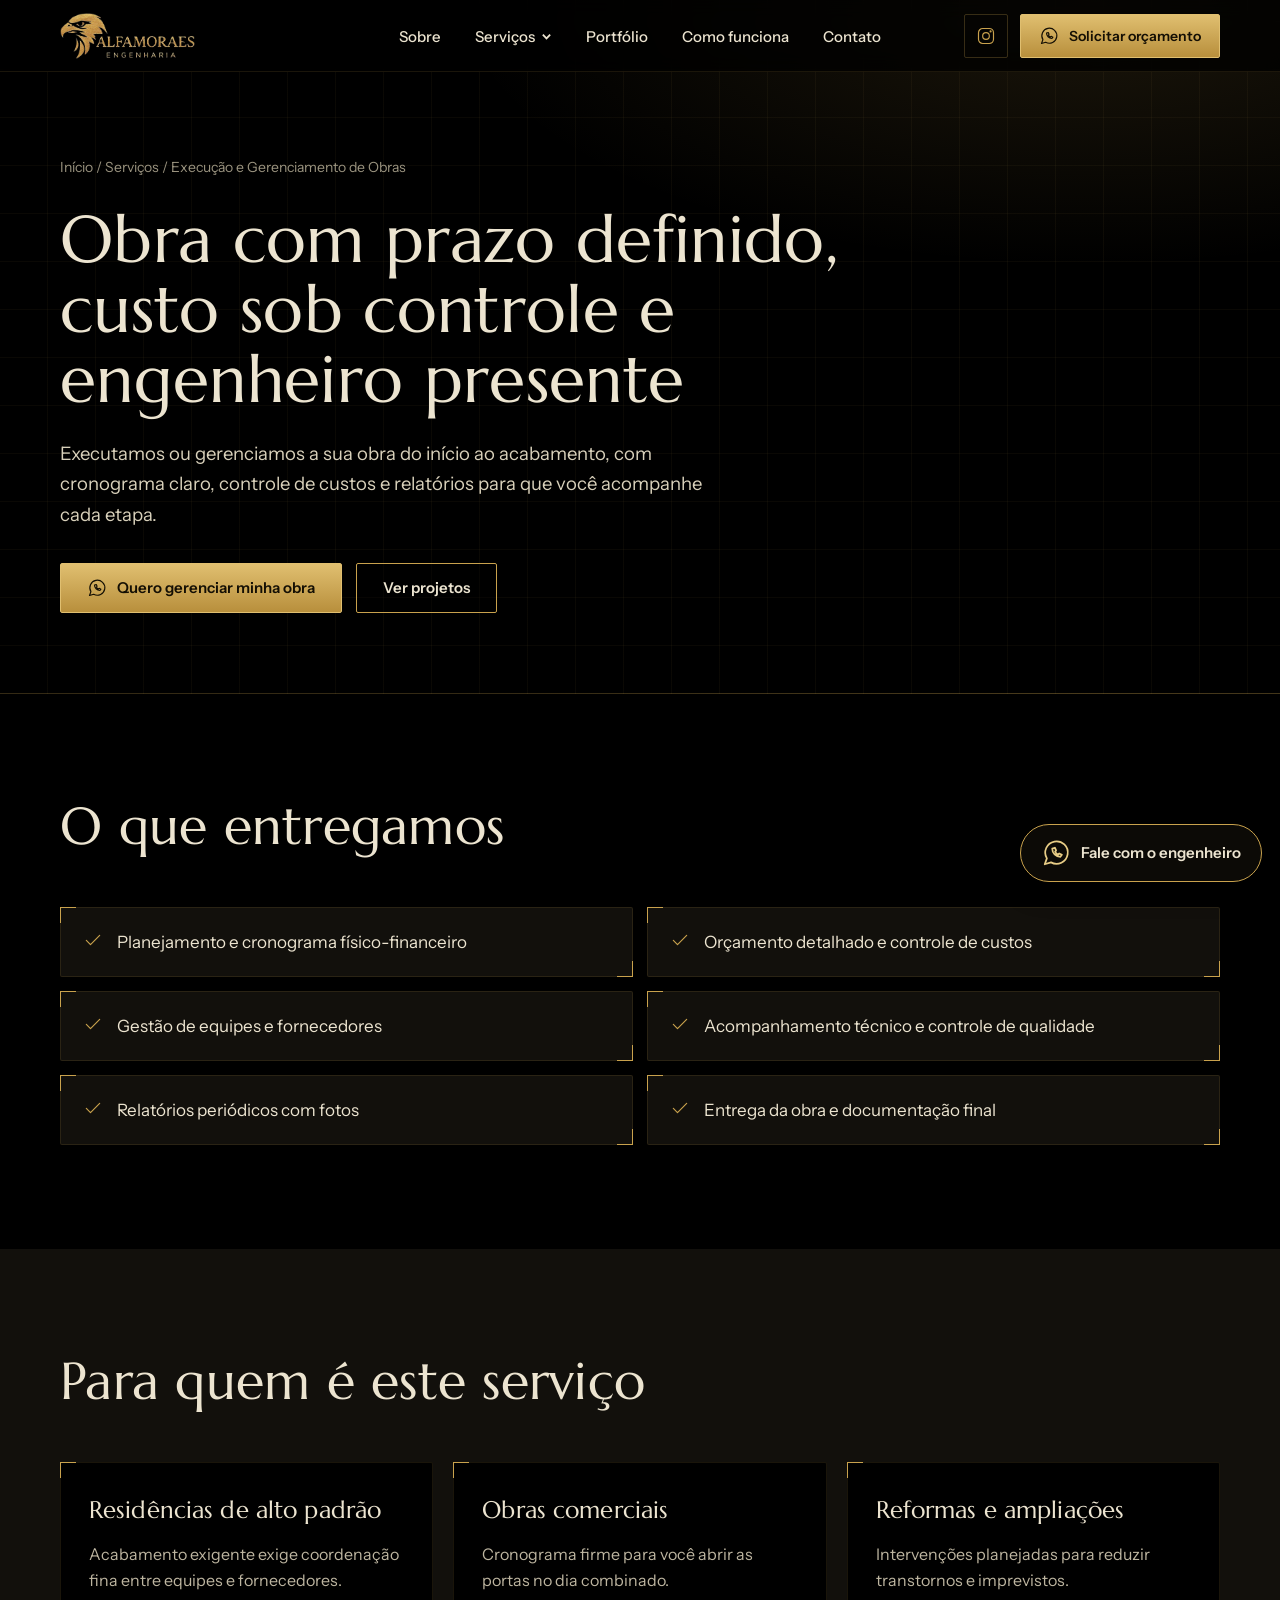
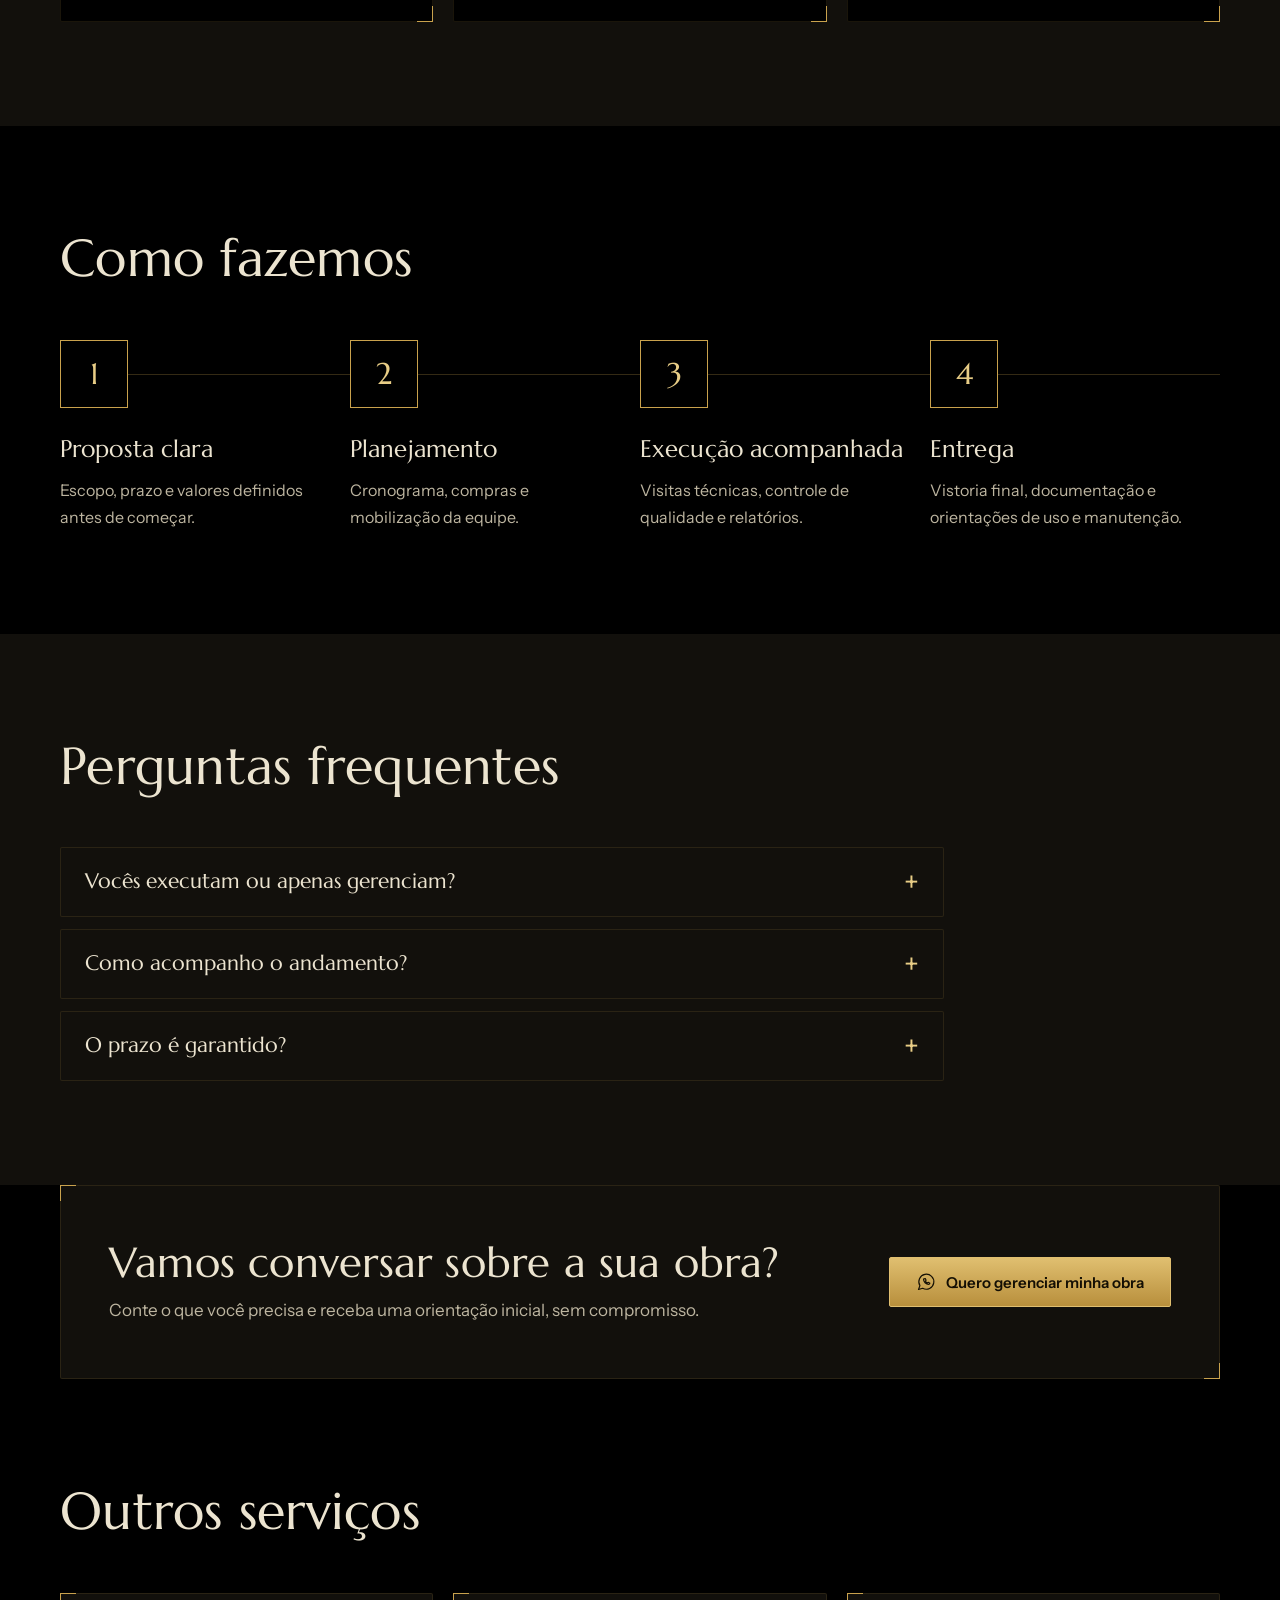
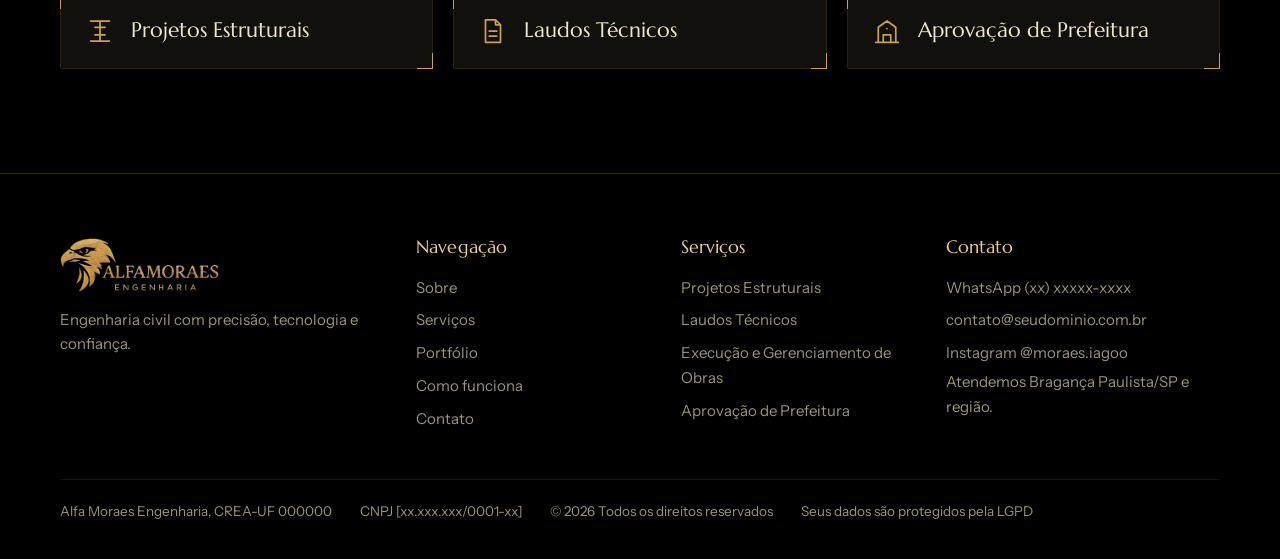
<file: execucao-de-obras.html>
<!DOCTYPE html>
<html lang="pt-BR">
<head>
<meta charset="utf-8">
<meta name="viewport" content="width=device-width, initial-scale=1, viewport-fit=cover">
<title>Construção e Gerenciamento de Obras em Bragança Paulista | Alfa Moraes Engenharia</title>
<meta name="description" content="Execução e gerenciamento de obras com controle de prazo, custo e qualidade em Bragança Paulista/SP e região.">
<meta name="theme-color" content="#000000">
<link rel="icon" href="assets/favicon.png">
<link rel="preconnect" href="https://fonts.googleapis.com">
<link rel="preconnect" href="https://fonts.gstatic.com" crossorigin>
<link href="https://fonts.googleapis.com/css2?family=Instrument+Sans:wght@400;500;600&family=Marcellus&display=swap" rel="stylesheet">
<link rel="stylesheet" href="style.css">
<script type="application/ld+json">{"@context":"https://schema.org","@type":"ProfessionalService","name":"Alfa Moraes Engenharia","description":"Engenharia civil: projetos estruturais, laudos técnicos, obras e aprovação de prefeitura.","areaServed":"Bragança Paulista, SP e região","sameAs":["https://www.instagram.com/moraes.iagoo/"]}</script>
</head>
<body>
<svg width="0" height="0" style="position:absolute" aria-hidden="true" focusable="false"><defs>
<symbol id="i-user" viewBox="0 0 24 24"><circle cx="9" cy="8" r="3.6"/><path d="M2.5 20c0-3.6 2.9-6 6.5-6s6.5 2.4 6.5 6M16 10.5l2 2 3.5-4.2"/></symbol>
<symbol id="i-clock" viewBox="0 0 24 24"><circle cx="12" cy="12" r="9"/><path d="M12 7v5l3.5 2"/></symbol>
<symbol id="i-beam" viewBox="0 0 24 24"><path d="M4.5 4h15M4.5 20h15M12 4v16M8 9h8M8 15h8"/></symbol>
<symbol id="i-cube" viewBox="0 0 24 24"><path d="M12 2.5l8.5 4.8v9.4L12 21.5l-8.5-4.8V7.3zM12 12l8.5-4.7M12 12v9.5M12 12L3.5 7.3"/></symbol>
<symbol id="i-doc" viewBox="0 0 24 24"><path d="M6 3h8l4 4v14H6zM14 3v4h4M9 12h6M9 16h6"/></symbol>
<symbol id="i-crane" viewBox="0 0 24 24"><path d="M5 21V4M5 4h15M5 8l4-4M20 4v7M18.5 11h3v3h-3zM3 21h8"/></symbol>
<symbol id="i-city" viewBox="0 0 24 24"><path d="M3 21h18M5 21V9l7-5 7 5v12M9 21v-6h6v6M12 10v.01"/></symbol>
<symbol id="i-ig" viewBox="0 0 24 24"><rect x="3" y="3" width="18" height="18" rx="5"/><circle cx="12" cy="12" r="4"/><circle cx="17.5" cy="6.5" r=".6"/></symbol>
<symbol id="i-wa" viewBox="0 0 24 24"><path d="M3 21l1.7-4.7A9 9 0 1 1 8 19.5zM9 8.5c0 3.6 2.9 6.5 6.5 6.5l1.2-1.6-2.1-1-1 .8a4 4 0 0 1-2.3-2.3l.8-1-1-2.1z"/></symbol>
<symbol id="i-check" viewBox="0 0 24 24"><path d="M4 12.5l5 5L20 6.5"/></symbol>
<symbol id="i-pin" viewBox="0 0 24 24"><path d="M12 21s7-6 7-11a7 7 0 0 0-14 0c0 5 7 11 7 11z"/><circle cx="12" cy="10" r="2.5"/></symbol>
<symbol id="i-mail" viewBox="0 0 24 24"><rect x="3" y="5" width="18" height="14" rx="1.5"/><path d="M3.5 6.5L12 13l8.5-6.5"/></symbol>
<symbol id="i-next" viewBox="0 0 24 24"><path d="M5 12h14M13 6l6 6-6 6"/></symbol>
<symbol id="i-menu" viewBox="0 0 24 24"><path d="M4 7h16M4 12h16M4 17h16"/></symbol>
</defs></svg>
<header class="hdr"><div class="wrap">
<a class="brand" href="index.html" aria-label="Alfa Moraes Engenharia, início"><img src="assets/logo-alfa-moraes.png" alt="Alfa Moraes Engenharia" width="135" height="46"></a>
<nav class="nav" id="nav" aria-label="Principal">
<a href="index.html#sobre">Sobre</a>
<div class="has-sub"><button type="button" aria-expanded="false" aria-haspopup="true">Serviços <svg viewBox="0 0 12 12" aria-hidden="true"><path d="M2 4l4 4 4-4"/></svg></button><div class="sub"><a href="projetos-estruturais.html"><svg class="ico " aria-hidden="true"><use href="#i-beam"/></svg><span>Projetos Estruturais</span></a><a href="laudos-tecnicos.html"><svg class="ico " aria-hidden="true"><use href="#i-doc"/></svg><span>Laudos Técnicos</span></a><a href="execucao-de-obras.html"><svg class="ico " aria-hidden="true"><use href="#i-crane"/></svg><span>Execução e Gerenciamento de Obras</span></a><a href="aprovacao-prefeitura.html"><svg class="ico " aria-hidden="true"><use href="#i-city"/></svg><span>Aprovação de Prefeitura</span></a></div></div>
<a href="index.html#portfolio">Portfólio</a>
<a href="index.html#processo">Como funciona</a>
<a href="index.html#contato">Contato</a>
</nav>
<div class="actions">
<a class="icon-btn" href="https://www.instagram.com/moraes.iagoo/" target="_blank" rel="noopener" aria-label="Instagram da Alfa Moraes Engenharia"><svg class="ico sm" aria-hidden="true"><use href="#i-ig"/></svg></a>
<a class="btn solid sm" data-wa="Olá! Vim pelo site da Alfa Moraes Engenharia e gostaria de solicitar um orçamento."><svg class="ico " aria-hidden="true"><use href="#i-wa"/></svg><span>Solicitar orçamento</span></a>
<button class="icon-btn burger" id="burger" type="button" aria-label="Abrir menu" aria-expanded="false" aria-controls="nav"><svg class="ico sm" aria-hidden="true"><use href="#i-menu"/></svg></button>
</div>
</div></header>

<main>
<section class="phero"><div class="wrap">
<p class="crumbs"><a href="index.html">Início</a> / <a href="index.html#servicos">Serviços</a> / Execução e Gerenciamento de Obras</p>
<h1>Obra com prazo definido, custo sob controle e engenheiro presente</h1>
<p class="lead">Executamos ou gerenciamos a sua obra do início ao acabamento, com cronograma claro, controle de custos e relatórios para que você acompanhe cada etapa.</p>
<div class="cta"><a class="btn solid" data-wa="Olá! Gostaria de um orçamento para execução ou gerenciamento de obra."><svg class="ico " aria-hidden="true"><use href="#i-wa"/></svg>Quero gerenciar minha obra</a><a class="btn ghost" href="index.html#portfolio">Ver projetos</a></div>
</div></section>
<section><div class="wrap"><div class="sec-head"><h2>O que entregamos</h2></div><ul class="checks"><li class="box glow"><svg class="ico sm" aria-hidden="true"><use href="#i-check"/></svg><span>Planejamento e cronograma físico-financeiro</span></li><li class="box glow"><svg class="ico sm" aria-hidden="true"><use href="#i-check"/></svg><span>Orçamento detalhado e controle de custos</span></li><li class="box glow"><svg class="ico sm" aria-hidden="true"><use href="#i-check"/></svg><span>Gestão de equipes e fornecedores</span></li><li class="box glow"><svg class="ico sm" aria-hidden="true"><use href="#i-check"/></svg><span>Acompanhamento técnico e controle de qualidade</span></li><li class="box glow"><svg class="ico sm" aria-hidden="true"><use href="#i-check"/></svg><span>Relatórios periódicos com fotos</span></li><li class="box glow"><svg class="ico sm" aria-hidden="true"><use href="#i-check"/></svg><span>Entrega da obra e documentação final</span></li></ul></div></section>
<section class="band"><div class="wrap"><div class="sec-head"><h2>Para quem é este serviço</h2></div><div class="three"><div class="box glow"><h3>Residências de alto padrão</h3><p>Acabamento exigente exige coordenação fina entre equipes e fornecedores.</p></div><div class="box glow"><h3>Obras comerciais</h3><p>Cronograma firme para você abrir as portas no dia combinado.</p></div><div class="box glow"><h3>Reformas e ampliações</h3><p>Intervenções planejadas para reduzir transtornos e imprevistos.</p></div></div></div></section>
<section><div class="wrap"><div class="sec-head"><h2>Como fazemos</h2></div><ol class="steps"><li><span class="n">1</span><h3>Proposta clara</h3><p>Escopo, prazo e valores definidos antes de começar.</p></li><li><span class="n">2</span><h3>Planejamento</h3><p>Cronograma, compras e mobilização da equipe.</p></li><li><span class="n">3</span><h3>Execução acompanhada</h3><p>Visitas técnicas, controle de qualidade e relatórios.</p></li><li><span class="n">4</span><h3>Entrega</h3><p>Vistoria final, documentação e orientações de uso e manutenção.</p></li></ol></div></section>
<section class="band"><div class="wrap"><div class="sec-head"><h2>Perguntas frequentes</h2></div><div class="faq"><details><summary>Vocês executam ou apenas gerenciam?</summary><p>As duas opções: podemos executar a obra com equipe própria e parceiros ou gerenciar a equipe que você já contratou.</p></details><details><summary>Como acompanho o andamento?</summary><p>Com relatórios periódicos com fotos e reuniões de acompanhamento, para você saber o que foi feito e o que vem a seguir.</p></details><details><summary>O prazo é garantido?</summary><p>O prazo é definido em contrato depois do planejamento e acompanhado semana a semana. Qualquer desvio é comunicado com antecedência.</p></details></div></div></section>
<section class="cta-band"><div class="wrap"><div class="box"><div><h2>Vamos conversar sobre a sua obra?</h2><p>Conte o que você precisa e receba uma orientação inicial, sem compromisso.</p></div><a class="btn solid" data-wa="Olá! Gostaria de um orçamento para execução ou gerenciamento de obra."><svg class="ico " aria-hidden="true"><use href="#i-wa"/></svg>Quero gerenciar minha obra</a></div></div></section>
<section><div class="wrap"><div class="sec-head"><h2>Outros serviços</h2></div><div class="others"><a class="box glow" href="projetos-estruturais.html"><svg class="ico " aria-hidden="true"><use href="#i-beam"/></svg>Projetos Estruturais</a><a class="box glow" href="laudos-tecnicos.html"><svg class="ico " aria-hidden="true"><use href="#i-doc"/></svg>Laudos Técnicos</a><a class="box glow" href="aprovacao-prefeitura.html"><svg class="ico " aria-hidden="true"><use href="#i-city"/></svg>Aprovação de Prefeitura</a></div></div></section>
</main>
<footer><div class="wrap">
<div class="fgrid">
<div><img class="flogo" src="assets/logo-alfa-moraes.png" alt="Alfa Moraes Engenharia"><p>Engenharia civil com precisão, tecnologia e confiança.</p></div>
<div><h4>Navegação</h4><a href="index.html#sobre">Sobre</a><a href="index.html#servicos">Serviços</a><a href="index.html#portfolio">Portfólio</a><a href="index.html#processo">Como funciona</a><a href="index.html#contato">Contato</a></div>
<div><h4>Serviços</h4><a href="projetos-estruturais.html">Projetos Estruturais</a><a href="laudos-tecnicos.html">Laudos Técnicos</a><a href="execucao-de-obras.html">Execução e Gerenciamento de Obras</a><a href="aprovacao-prefeitura.html">Aprovação de Prefeitura</a></div>
<div><h4>Contato</h4><a data-wa="Olá! Vim pelo site da Alfa Moraes Engenharia e gostaria de solicitar um orçamento.">WhatsApp (xx) xxxxx-xxxx</a><a href="mailto:contato@seudominio.com.br">contato@seudominio.com.br</a><a href="https://www.instagram.com/moraes.iagoo/" target="_blank" rel="noopener">Instagram @moraes.iagoo</a><p>Atendemos Bragança Paulista/SP e região.</p></div>
</div>
<div class="legal"><span>Alfa Moraes Engenharia, CREA-UF 000000</span><span>CNPJ [xx.xxx.xxx/0001-xx]</span><span>© <span id="ano">2026</span> Todos os direitos reservados</span><span>Seus dados são protegidos pela LGPD</span></div>
</div></footer>
<a class="fab" data-wa="Olá! Vim pelo site da Alfa Moraes Engenharia e gostaria de solicitar um orçamento." aria-label="Falar no WhatsApp"><svg class="ico " aria-hidden="true"><use href="#i-wa"/></svg><span>Fale com o engenheiro</span></a>
<script src="script.js"></script>
</body>
</html>
</file>
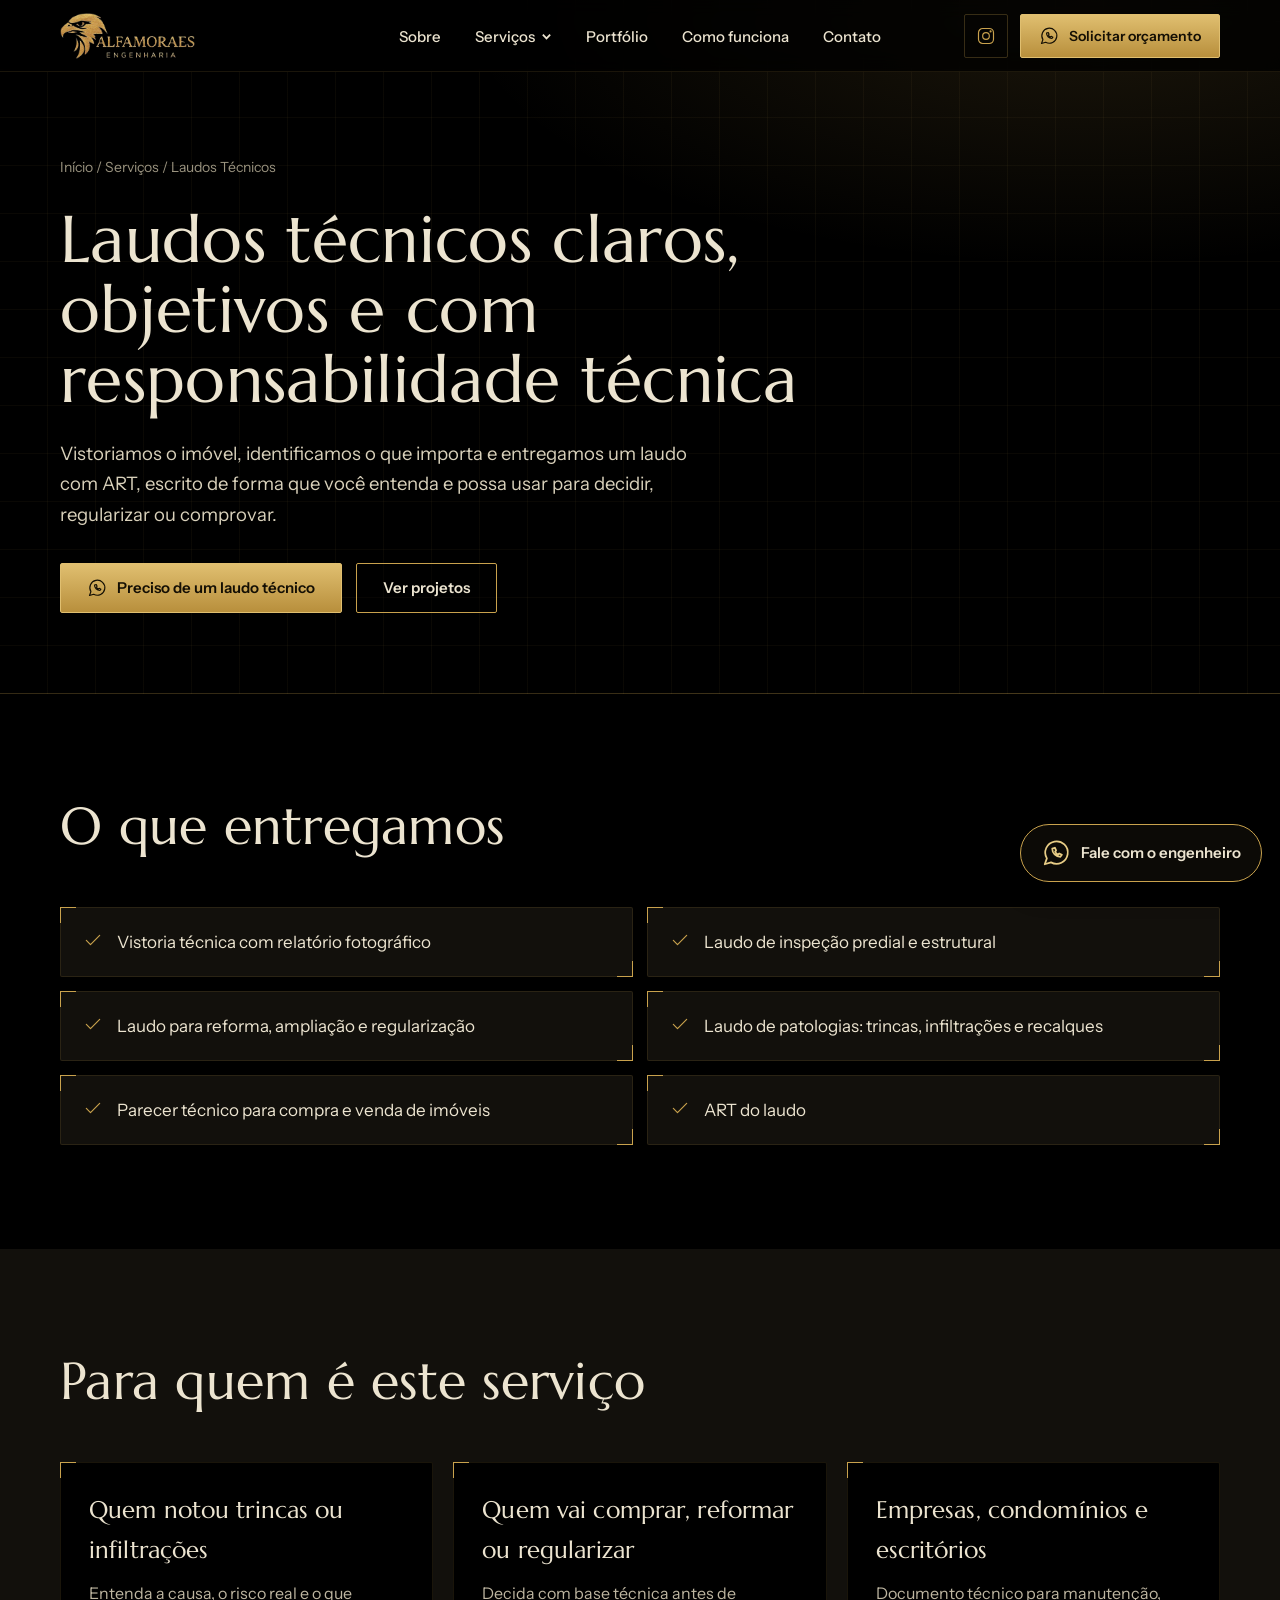
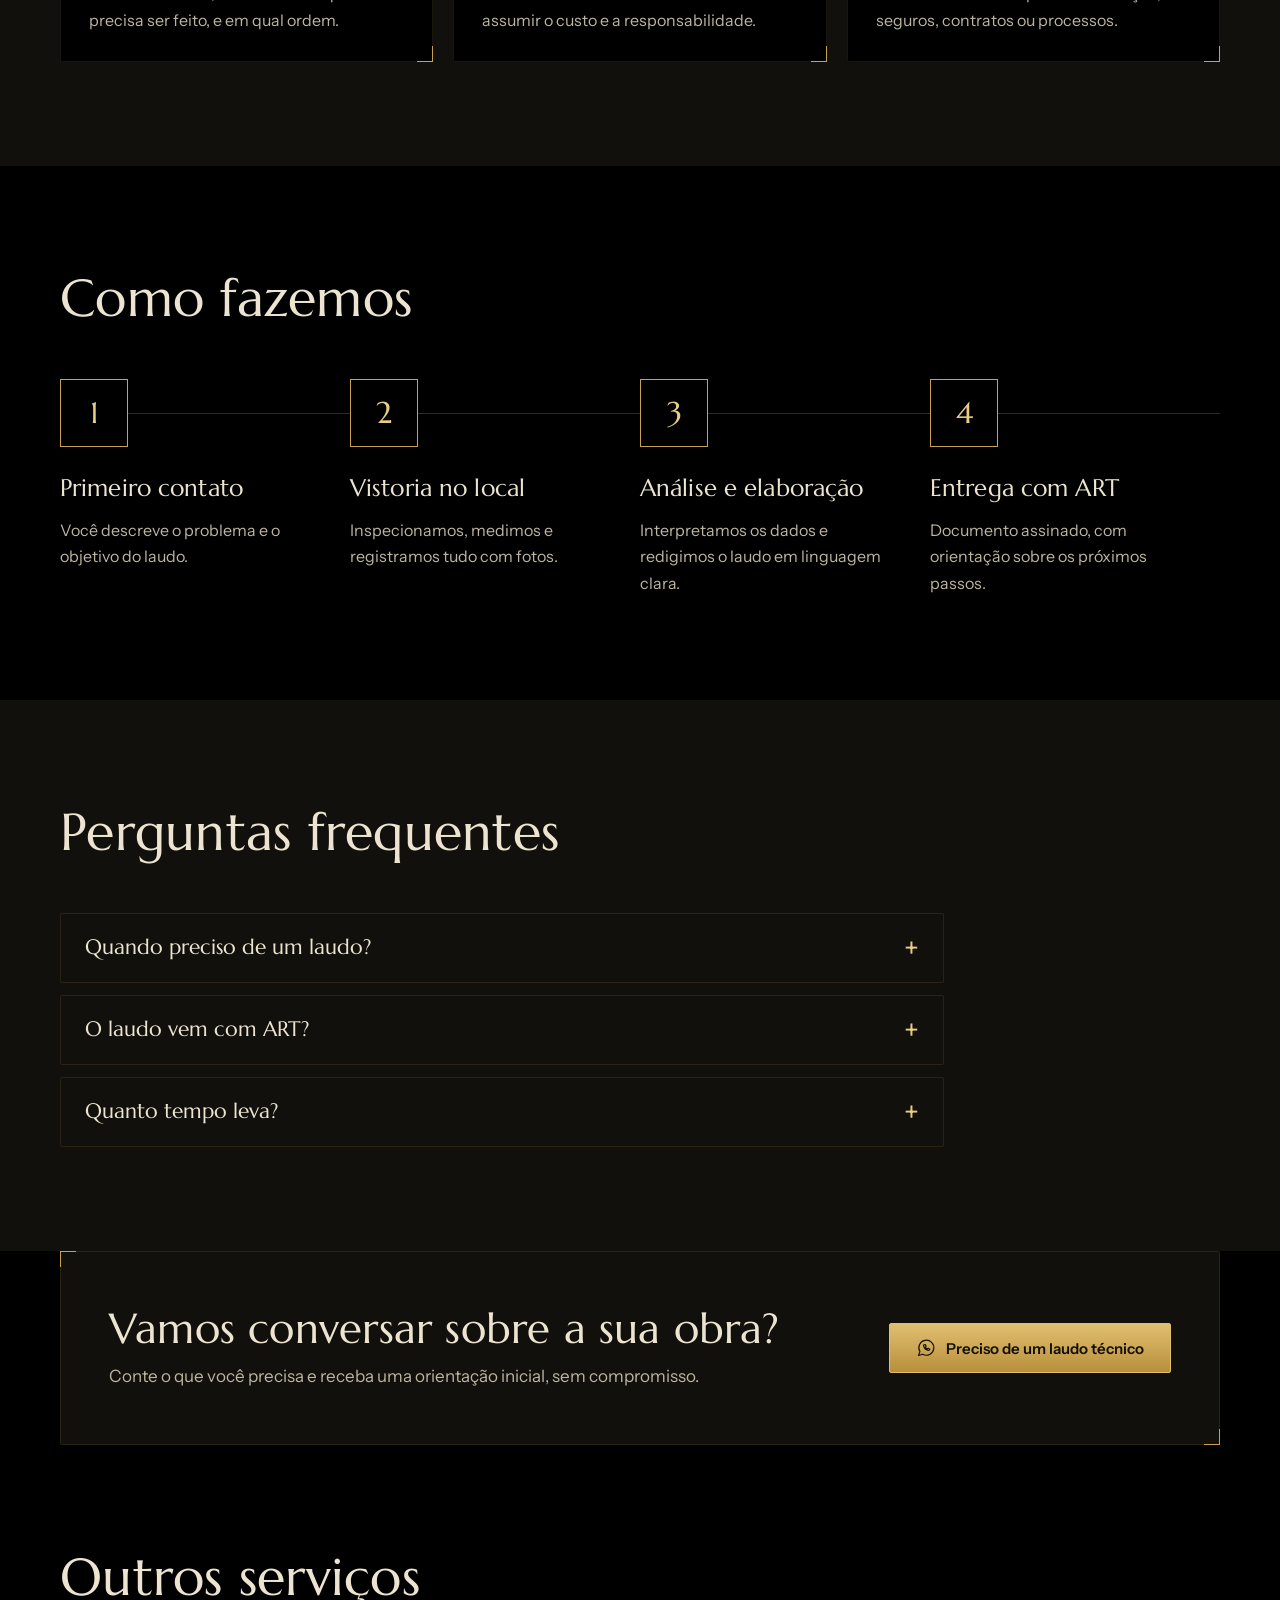
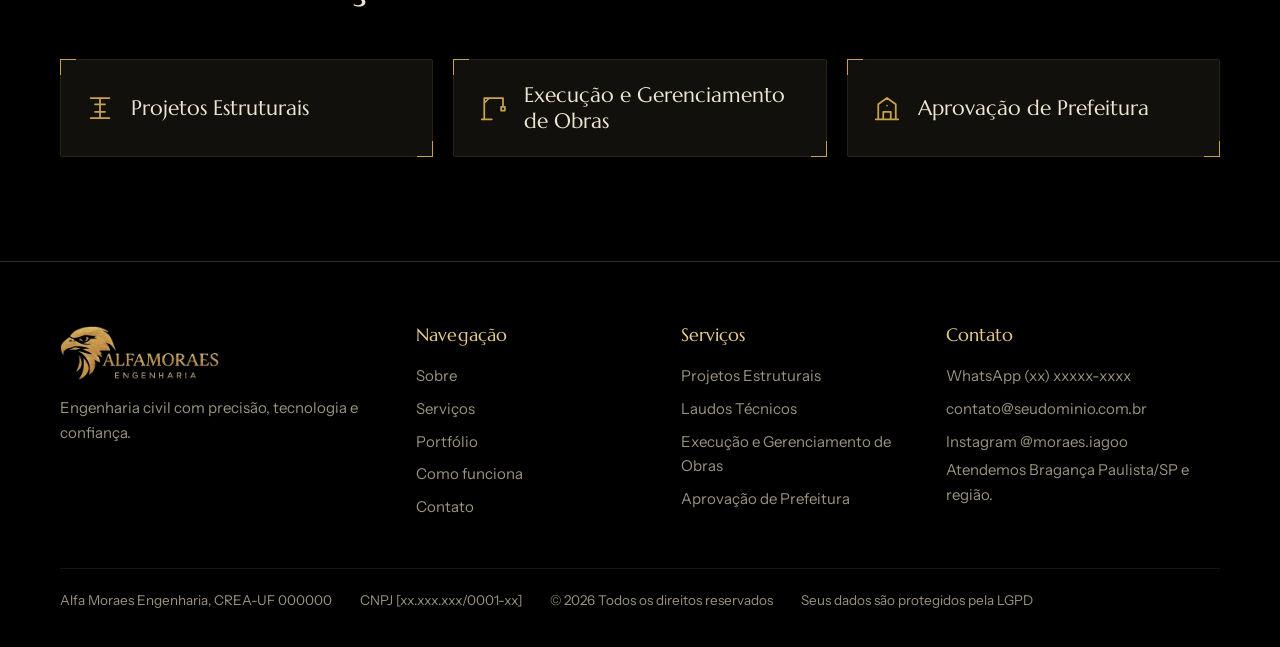
<file: laudos-tecnicos.html>
<!DOCTYPE html>
<html lang="pt-BR">
<head>
<meta charset="utf-8">
<meta name="viewport" content="width=device-width, initial-scale=1, viewport-fit=cover">
<title>Laudo Técnico de Engenharia em Bragança Paulista | Alfa Moraes Engenharia</title>
<meta name="description" content="Laudos de vistoria, inspeção e regularização de imóveis com ART. Atendimento em Bragança Paulista e região. Solicite seu orçamento.">
<meta name="theme-color" content="#000000">
<link rel="icon" href="assets/favicon.png">
<link rel="preconnect" href="https://fonts.googleapis.com">
<link rel="preconnect" href="https://fonts.gstatic.com" crossorigin>
<link href="https://fonts.googleapis.com/css2?family=Instrument+Sans:wght@400;500;600&family=Marcellus&display=swap" rel="stylesheet">
<link rel="stylesheet" href="style.css">
<script type="application/ld+json">{"@context":"https://schema.org","@type":"ProfessionalService","name":"Alfa Moraes Engenharia","description":"Engenharia civil: projetos estruturais, laudos técnicos, obras e aprovação de prefeitura.","areaServed":"Bragança Paulista, SP e região","sameAs":["https://www.instagram.com/moraes.iagoo/"]}</script>
</head>
<body>
<svg width="0" height="0" style="position:absolute" aria-hidden="true" focusable="false"><defs>
<symbol id="i-user" viewBox="0 0 24 24"><circle cx="9" cy="8" r="3.6"/><path d="M2.5 20c0-3.6 2.9-6 6.5-6s6.5 2.4 6.5 6M16 10.5l2 2 3.5-4.2"/></symbol>
<symbol id="i-clock" viewBox="0 0 24 24"><circle cx="12" cy="12" r="9"/><path d="M12 7v5l3.5 2"/></symbol>
<symbol id="i-beam" viewBox="0 0 24 24"><path d="M4.5 4h15M4.5 20h15M12 4v16M8 9h8M8 15h8"/></symbol>
<symbol id="i-cube" viewBox="0 0 24 24"><path d="M12 2.5l8.5 4.8v9.4L12 21.5l-8.5-4.8V7.3zM12 12l8.5-4.7M12 12v9.5M12 12L3.5 7.3"/></symbol>
<symbol id="i-doc" viewBox="0 0 24 24"><path d="M6 3h8l4 4v14H6zM14 3v4h4M9 12h6M9 16h6"/></symbol>
<symbol id="i-crane" viewBox="0 0 24 24"><path d="M5 21V4M5 4h15M5 8l4-4M20 4v7M18.5 11h3v3h-3zM3 21h8"/></symbol>
<symbol id="i-city" viewBox="0 0 24 24"><path d="M3 21h18M5 21V9l7-5 7 5v12M9 21v-6h6v6M12 10v.01"/></symbol>
<symbol id="i-ig" viewBox="0 0 24 24"><rect x="3" y="3" width="18" height="18" rx="5"/><circle cx="12" cy="12" r="4"/><circle cx="17.5" cy="6.5" r=".6"/></symbol>
<symbol id="i-wa" viewBox="0 0 24 24"><path d="M3 21l1.7-4.7A9 9 0 1 1 8 19.5zM9 8.5c0 3.6 2.9 6.5 6.5 6.5l1.2-1.6-2.1-1-1 .8a4 4 0 0 1-2.3-2.3l.8-1-1-2.1z"/></symbol>
<symbol id="i-check" viewBox="0 0 24 24"><path d="M4 12.5l5 5L20 6.5"/></symbol>
<symbol id="i-pin" viewBox="0 0 24 24"><path d="M12 21s7-6 7-11a7 7 0 0 0-14 0c0 5 7 11 7 11z"/><circle cx="12" cy="10" r="2.5"/></symbol>
<symbol id="i-mail" viewBox="0 0 24 24"><rect x="3" y="5" width="18" height="14" rx="1.5"/><path d="M3.5 6.5L12 13l8.5-6.5"/></symbol>
<symbol id="i-next" viewBox="0 0 24 24"><path d="M5 12h14M13 6l6 6-6 6"/></symbol>
<symbol id="i-menu" viewBox="0 0 24 24"><path d="M4 7h16M4 12h16M4 17h16"/></symbol>
</defs></svg>
<header class="hdr"><div class="wrap">
<a class="brand" href="index.html" aria-label="Alfa Moraes Engenharia, início"><img src="assets/logo-alfa-moraes.png" alt="Alfa Moraes Engenharia" width="135" height="46"></a>
<nav class="nav" id="nav" aria-label="Principal">
<a href="index.html#sobre">Sobre</a>
<div class="has-sub"><button type="button" aria-expanded="false" aria-haspopup="true">Serviços <svg viewBox="0 0 12 12" aria-hidden="true"><path d="M2 4l4 4 4-4"/></svg></button><div class="sub"><a href="projetos-estruturais.html"><svg class="ico " aria-hidden="true"><use href="#i-beam"/></svg><span>Projetos Estruturais</span></a><a href="laudos-tecnicos.html"><svg class="ico " aria-hidden="true"><use href="#i-doc"/></svg><span>Laudos Técnicos</span></a><a href="execucao-de-obras.html"><svg class="ico " aria-hidden="true"><use href="#i-crane"/></svg><span>Execução e Gerenciamento de Obras</span></a><a href="aprovacao-prefeitura.html"><svg class="ico " aria-hidden="true"><use href="#i-city"/></svg><span>Aprovação de Prefeitura</span></a></div></div>
<a href="index.html#portfolio">Portfólio</a>
<a href="index.html#processo">Como funciona</a>
<a href="index.html#contato">Contato</a>
</nav>
<div class="actions">
<a class="icon-btn" href="https://www.instagram.com/moraes.iagoo/" target="_blank" rel="noopener" aria-label="Instagram da Alfa Moraes Engenharia"><svg class="ico sm" aria-hidden="true"><use href="#i-ig"/></svg></a>
<a class="btn solid sm" data-wa="Olá! Vim pelo site da Alfa Moraes Engenharia e gostaria de solicitar um orçamento."><svg class="ico " aria-hidden="true"><use href="#i-wa"/></svg><span>Solicitar orçamento</span></a>
<button class="icon-btn burger" id="burger" type="button" aria-label="Abrir menu" aria-expanded="false" aria-controls="nav"><svg class="ico sm" aria-hidden="true"><use href="#i-menu"/></svg></button>
</div>
</div></header>

<main>
<section class="phero"><div class="wrap">
<p class="crumbs"><a href="index.html">Início</a> / <a href="index.html#servicos">Serviços</a> / Laudos Técnicos</p>
<h1>Laudos técnicos claros, objetivos e com responsabilidade técnica</h1>
<p class="lead">Vistoriamos o imóvel, identificamos o que importa e entregamos um laudo com ART, escrito de forma que você entenda e possa usar para decidir, regularizar ou comprovar.</p>
<div class="cta"><a class="btn solid" data-wa="Olá! Preciso de um laudo técnico e gostaria de saber como funciona."><svg class="ico " aria-hidden="true"><use href="#i-wa"/></svg>Preciso de um laudo técnico</a><a class="btn ghost" href="index.html#portfolio">Ver projetos</a></div>
</div></section>
<section><div class="wrap"><div class="sec-head"><h2>O que entregamos</h2></div><ul class="checks"><li class="box glow"><svg class="ico sm" aria-hidden="true"><use href="#i-check"/></svg><span>Vistoria técnica com relatório fotográfico</span></li><li class="box glow"><svg class="ico sm" aria-hidden="true"><use href="#i-check"/></svg><span>Laudo de inspeção predial e estrutural</span></li><li class="box glow"><svg class="ico sm" aria-hidden="true"><use href="#i-check"/></svg><span>Laudo para reforma, ampliação e regularização</span></li><li class="box glow"><svg class="ico sm" aria-hidden="true"><use href="#i-check"/></svg><span>Laudo de patologias: trincas, infiltrações e recalques</span></li><li class="box glow"><svg class="ico sm" aria-hidden="true"><use href="#i-check"/></svg><span>Parecer técnico para compra e venda de imóveis</span></li><li class="box glow"><svg class="ico sm" aria-hidden="true"><use href="#i-check"/></svg><span>ART do laudo</span></li></ul></div></section>
<section class="band"><div class="wrap"><div class="sec-head"><h2>Para quem é este serviço</h2></div><div class="three"><div class="box glow"><h3>Quem notou trincas ou infiltrações</h3><p>Entenda a causa, o risco real e o que precisa ser feito, e em qual ordem.</p></div><div class="box glow"><h3>Quem vai comprar, reformar ou regularizar</h3><p>Decida com base técnica antes de assumir o custo e a responsabilidade.</p></div><div class="box glow"><h3>Empresas, condomínios e escritórios</h3><p>Documento técnico para manutenção, seguros, contratos ou processos.</p></div></div></div></section>
<section><div class="wrap"><div class="sec-head"><h2>Como fazemos</h2></div><ol class="steps"><li><span class="n">1</span><h3>Primeiro contato</h3><p>Você descreve o problema e o objetivo do laudo.</p></li><li><span class="n">2</span><h3>Vistoria no local</h3><p>Inspecionamos, medimos e registramos tudo com fotos.</p></li><li><span class="n">3</span><h3>Análise e elaboração</h3><p>Interpretamos os dados e redigimos o laudo em linguagem clara.</p></li><li><span class="n">4</span><h3>Entrega com ART</h3><p>Documento assinado, com orientação sobre os próximos passos.</p></li></ol></div></section>
<section class="band"><div class="wrap"><div class="sec-head"><h2>Perguntas frequentes</h2></div><div class="faq"><details><summary>Quando preciso de um laudo?</summary><p>Ao perceber trincas, infiltrações ou deformações, antes de reformar, antes de comprar um imóvel e para regularizar construções.</p></details><details><summary>O laudo vem com ART?</summary><p>Sim. O laudo é emitido com ART, o documento que registra a responsabilidade técnica do engenheiro no CREA.</p></details><details><summary>Quanto tempo leva?</summary><p>Depende do tamanho do imóvel e da complexidade da análise. O prazo é informado na proposta.</p></details></div></div></section>
<section class="cta-band"><div class="wrap"><div class="box"><div><h2>Vamos conversar sobre a sua obra?</h2><p>Conte o que você precisa e receba uma orientação inicial, sem compromisso.</p></div><a class="btn solid" data-wa="Olá! Preciso de um laudo técnico e gostaria de saber como funciona."><svg class="ico " aria-hidden="true"><use href="#i-wa"/></svg>Preciso de um laudo técnico</a></div></div></section>
<section><div class="wrap"><div class="sec-head"><h2>Outros serviços</h2></div><div class="others"><a class="box glow" href="projetos-estruturais.html"><svg class="ico " aria-hidden="true"><use href="#i-beam"/></svg>Projetos Estruturais</a><a class="box glow" href="execucao-de-obras.html"><svg class="ico " aria-hidden="true"><use href="#i-crane"/></svg>Execução e Gerenciamento de Obras</a><a class="box glow" href="aprovacao-prefeitura.html"><svg class="ico " aria-hidden="true"><use href="#i-city"/></svg>Aprovação de Prefeitura</a></div></div></section>
</main>
<footer><div class="wrap">
<div class="fgrid">
<div><img class="flogo" src="assets/logo-alfa-moraes.png" alt="Alfa Moraes Engenharia"><p>Engenharia civil com precisão, tecnologia e confiança.</p></div>
<div><h4>Navegação</h4><a href="index.html#sobre">Sobre</a><a href="index.html#servicos">Serviços</a><a href="index.html#portfolio">Portfólio</a><a href="index.html#processo">Como funciona</a><a href="index.html#contato">Contato</a></div>
<div><h4>Serviços</h4><a href="projetos-estruturais.html">Projetos Estruturais</a><a href="laudos-tecnicos.html">Laudos Técnicos</a><a href="execucao-de-obras.html">Execução e Gerenciamento de Obras</a><a href="aprovacao-prefeitura.html">Aprovação de Prefeitura</a></div>
<div><h4>Contato</h4><a data-wa="Olá! Vim pelo site da Alfa Moraes Engenharia e gostaria de solicitar um orçamento.">WhatsApp (xx) xxxxx-xxxx</a><a href="mailto:contato@seudominio.com.br">contato@seudominio.com.br</a><a href="https://www.instagram.com/moraes.iagoo/" target="_blank" rel="noopener">Instagram @moraes.iagoo</a><p>Atendemos Bragança Paulista/SP e região.</p></div>
</div>
<div class="legal"><span>Alfa Moraes Engenharia, CREA-UF 000000</span><span>CNPJ [xx.xxx.xxx/0001-xx]</span><span>© <span id="ano">2026</span> Todos os direitos reservados</span><span>Seus dados são protegidos pela LGPD</span></div>
</div></footer>
<a class="fab" data-wa="Olá! Vim pelo site da Alfa Moraes Engenharia e gostaria de solicitar um orçamento." aria-label="Falar no WhatsApp"><svg class="ico " aria-hidden="true"><use href="#i-wa"/></svg><span>Fale com o engenheiro</span></a>
<script src="script.js"></script>
</body>
</html>
</file>
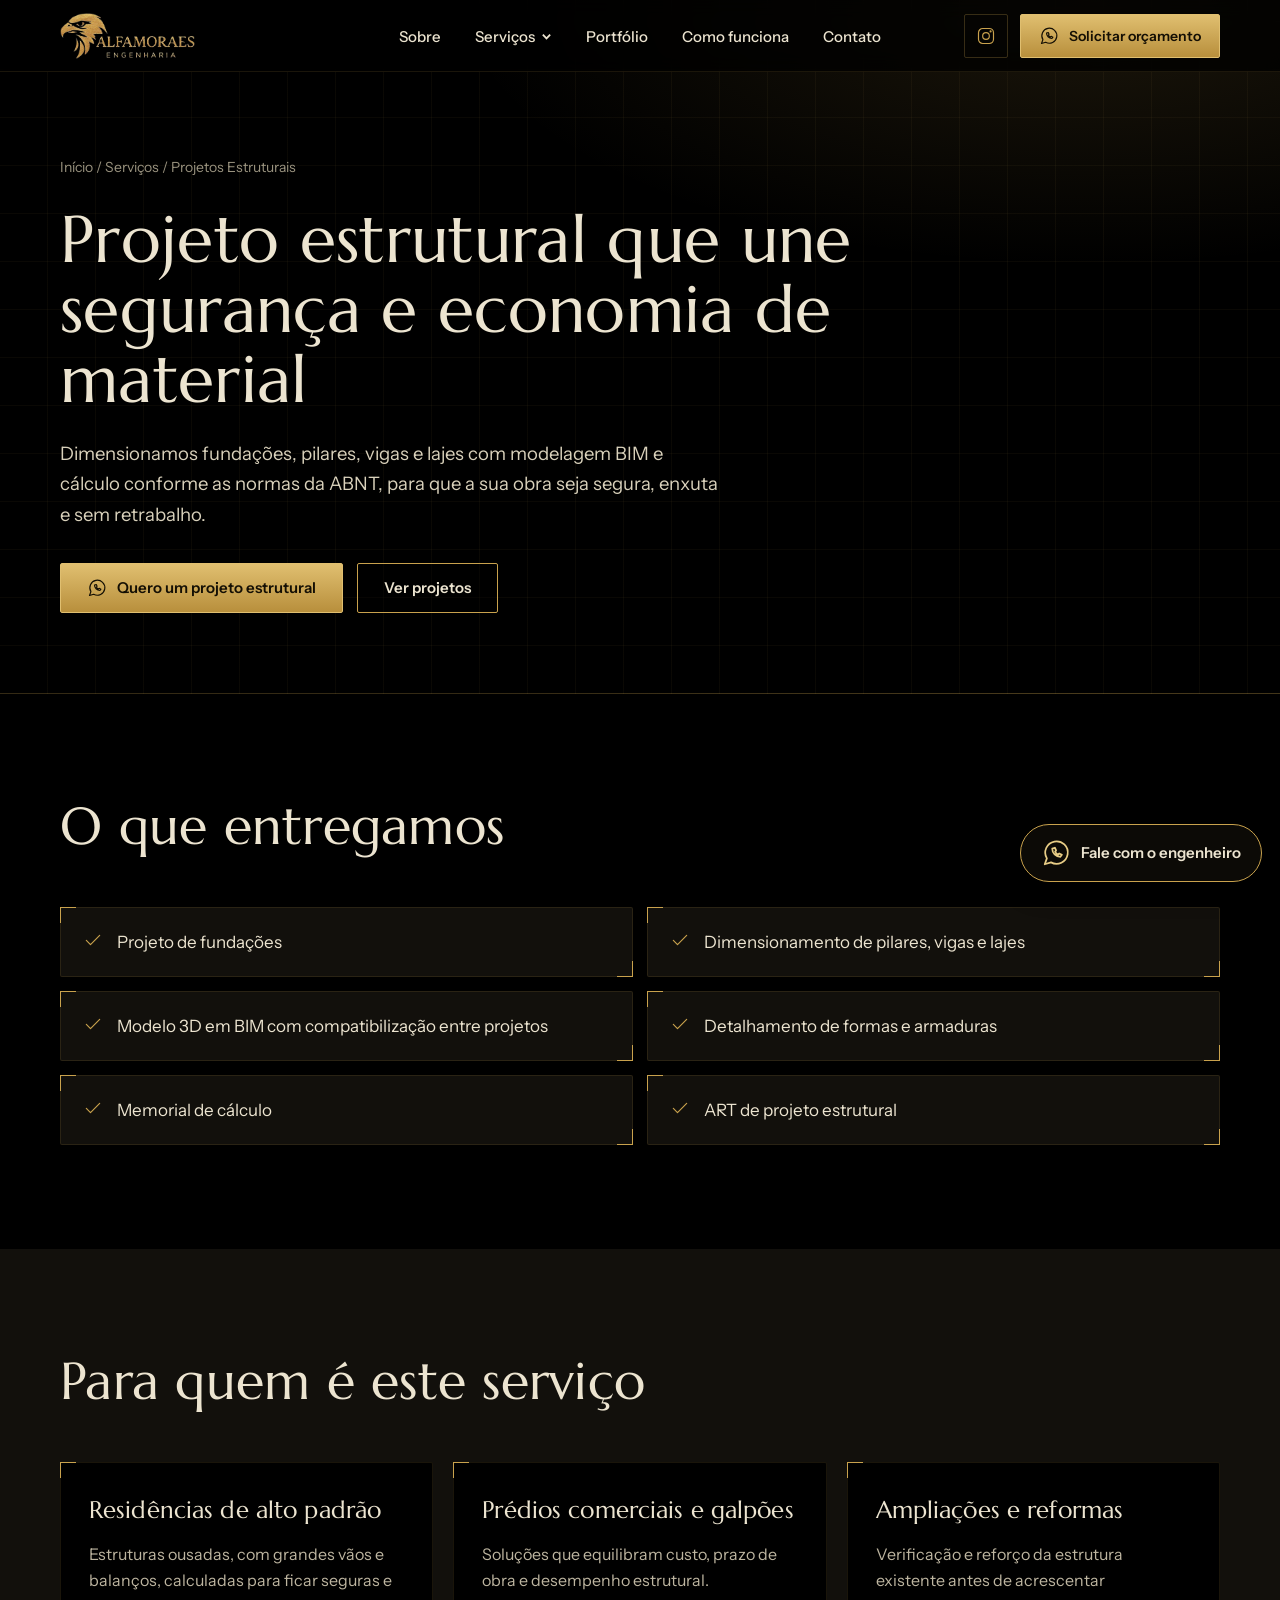
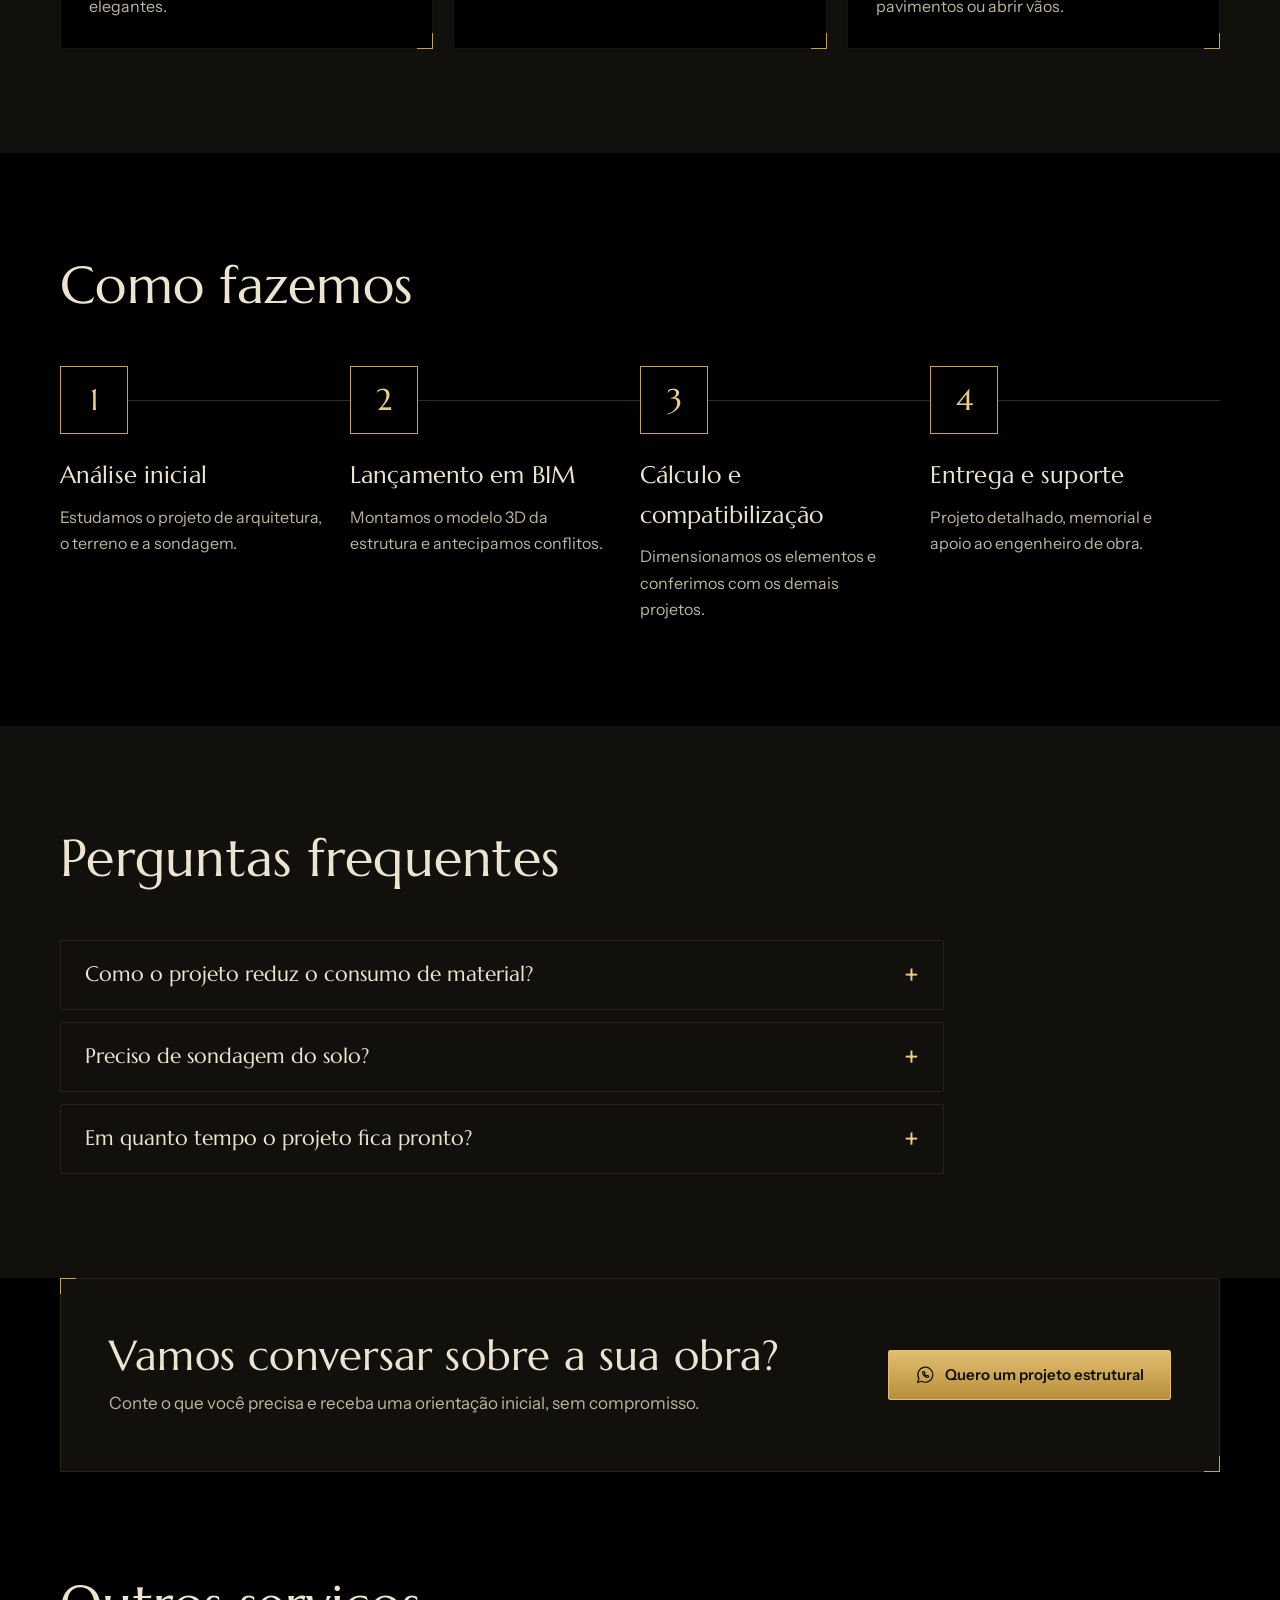
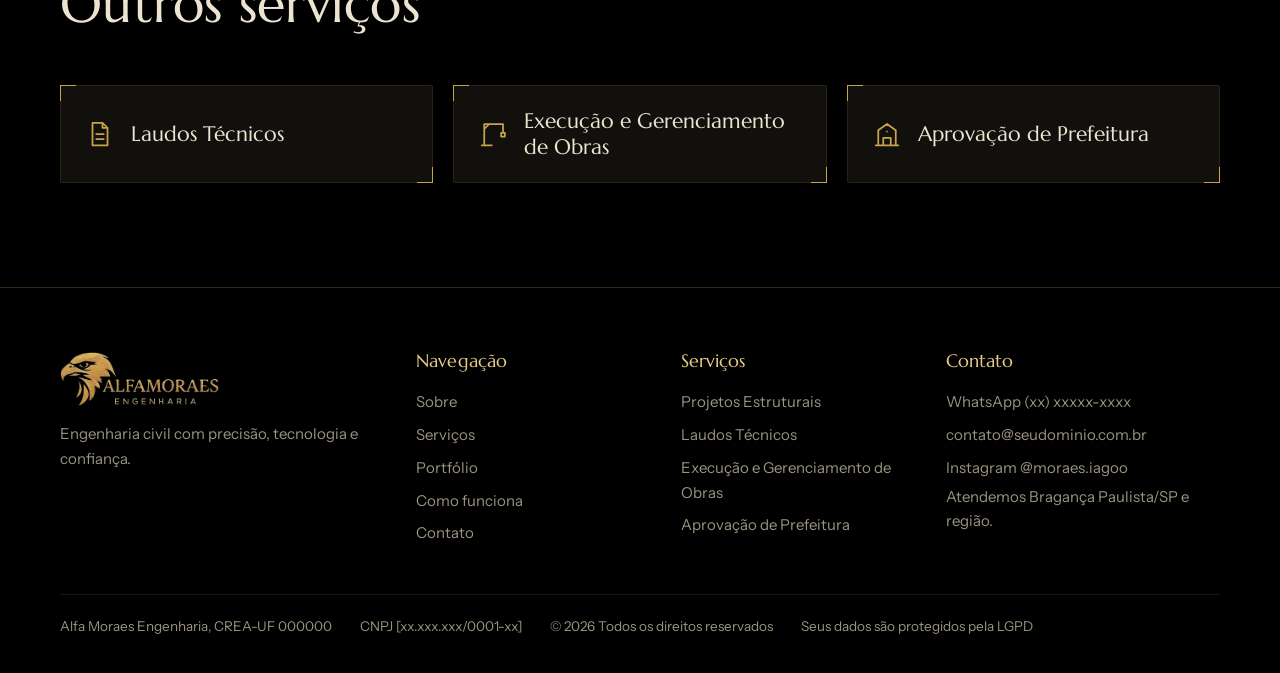
<file: projetos-estruturais.html>
<!DOCTYPE html>
<html lang="pt-BR">
<head>
<meta charset="utf-8">
<meta name="viewport" content="width=device-width, initial-scale=1, viewport-fit=cover">
<title>Projeto Estrutural em Bragança Paulista | Alfa Moraes Engenharia</title>
<meta name="description" content="Projeto estrutural com tecnologia BIM e economia de material. Segurança e precisão para residências e empresas em Bragança Paulista e região.">
<meta name="theme-color" content="#000000">
<link rel="icon" href="assets/favicon.png">
<link rel="preconnect" href="https://fonts.googleapis.com">
<link rel="preconnect" href="https://fonts.gstatic.com" crossorigin>
<link href="https://fonts.googleapis.com/css2?family=Instrument+Sans:wght@400;500;600&family=Marcellus&display=swap" rel="stylesheet">
<link rel="stylesheet" href="style.css">
<script type="application/ld+json">{"@context":"https://schema.org","@type":"ProfessionalService","name":"Alfa Moraes Engenharia","description":"Engenharia civil: projetos estruturais, laudos técnicos, obras e aprovação de prefeitura.","areaServed":"Bragança Paulista, SP e região","sameAs":["https://www.instagram.com/moraes.iagoo/"]}</script>
</head>
<body>
<svg width="0" height="0" style="position:absolute" aria-hidden="true" focusable="false"><defs>
<symbol id="i-user" viewBox="0 0 24 24"><circle cx="9" cy="8" r="3.6"/><path d="M2.5 20c0-3.6 2.9-6 6.5-6s6.5 2.4 6.5 6M16 10.5l2 2 3.5-4.2"/></symbol>
<symbol id="i-clock" viewBox="0 0 24 24"><circle cx="12" cy="12" r="9"/><path d="M12 7v5l3.5 2"/></symbol>
<symbol id="i-beam" viewBox="0 0 24 24"><path d="M4.5 4h15M4.5 20h15M12 4v16M8 9h8M8 15h8"/></symbol>
<symbol id="i-cube" viewBox="0 0 24 24"><path d="M12 2.5l8.5 4.8v9.4L12 21.5l-8.5-4.8V7.3zM12 12l8.5-4.7M12 12v9.5M12 12L3.5 7.3"/></symbol>
<symbol id="i-doc" viewBox="0 0 24 24"><path d="M6 3h8l4 4v14H6zM14 3v4h4M9 12h6M9 16h6"/></symbol>
<symbol id="i-crane" viewBox="0 0 24 24"><path d="M5 21V4M5 4h15M5 8l4-4M20 4v7M18.5 11h3v3h-3zM3 21h8"/></symbol>
<symbol id="i-city" viewBox="0 0 24 24"><path d="M3 21h18M5 21V9l7-5 7 5v12M9 21v-6h6v6M12 10v.01"/></symbol>
<symbol id="i-ig" viewBox="0 0 24 24"><rect x="3" y="3" width="18" height="18" rx="5"/><circle cx="12" cy="12" r="4"/><circle cx="17.5" cy="6.5" r=".6"/></symbol>
<symbol id="i-wa" viewBox="0 0 24 24"><path d="M3 21l1.7-4.7A9 9 0 1 1 8 19.5zM9 8.5c0 3.6 2.9 6.5 6.5 6.5l1.2-1.6-2.1-1-1 .8a4 4 0 0 1-2.3-2.3l.8-1-1-2.1z"/></symbol>
<symbol id="i-check" viewBox="0 0 24 24"><path d="M4 12.5l5 5L20 6.5"/></symbol>
<symbol id="i-pin" viewBox="0 0 24 24"><path d="M12 21s7-6 7-11a7 7 0 0 0-14 0c0 5 7 11 7 11z"/><circle cx="12" cy="10" r="2.5"/></symbol>
<symbol id="i-mail" viewBox="0 0 24 24"><rect x="3" y="5" width="18" height="14" rx="1.5"/><path d="M3.5 6.5L12 13l8.5-6.5"/></symbol>
<symbol id="i-next" viewBox="0 0 24 24"><path d="M5 12h14M13 6l6 6-6 6"/></symbol>
<symbol id="i-menu" viewBox="0 0 24 24"><path d="M4 7h16M4 12h16M4 17h16"/></symbol>
</defs></svg>
<header class="hdr"><div class="wrap">
<a class="brand" href="index.html" aria-label="Alfa Moraes Engenharia, início"><img src="assets/logo-alfa-moraes.png" alt="Alfa Moraes Engenharia" width="135" height="46"></a>
<nav class="nav" id="nav" aria-label="Principal">
<a href="index.html#sobre">Sobre</a>
<div class="has-sub"><button type="button" aria-expanded="false" aria-haspopup="true">Serviços <svg viewBox="0 0 12 12" aria-hidden="true"><path d="M2 4l4 4 4-4"/></svg></button><div class="sub"><a href="projetos-estruturais.html"><svg class="ico " aria-hidden="true"><use href="#i-beam"/></svg><span>Projetos Estruturais</span></a><a href="laudos-tecnicos.html"><svg class="ico " aria-hidden="true"><use href="#i-doc"/></svg><span>Laudos Técnicos</span></a><a href="execucao-de-obras.html"><svg class="ico " aria-hidden="true"><use href="#i-crane"/></svg><span>Execução e Gerenciamento de Obras</span></a><a href="aprovacao-prefeitura.html"><svg class="ico " aria-hidden="true"><use href="#i-city"/></svg><span>Aprovação de Prefeitura</span></a></div></div>
<a href="index.html#portfolio">Portfólio</a>
<a href="index.html#processo">Como funciona</a>
<a href="index.html#contato">Contato</a>
</nav>
<div class="actions">
<a class="icon-btn" href="https://www.instagram.com/moraes.iagoo/" target="_blank" rel="noopener" aria-label="Instagram da Alfa Moraes Engenharia"><svg class="ico sm" aria-hidden="true"><use href="#i-ig"/></svg></a>
<a class="btn solid sm" data-wa="Olá! Vim pelo site da Alfa Moraes Engenharia e gostaria de solicitar um orçamento."><svg class="ico " aria-hidden="true"><use href="#i-wa"/></svg><span>Solicitar orçamento</span></a>
<button class="icon-btn burger" id="burger" type="button" aria-label="Abrir menu" aria-expanded="false" aria-controls="nav"><svg class="ico sm" aria-hidden="true"><use href="#i-menu"/></svg></button>
</div>
</div></header>

<main>
<section class="phero"><div class="wrap">
<p class="crumbs"><a href="index.html">Início</a> / <a href="index.html#servicos">Serviços</a> / Projetos Estruturais</p>
<h1>Projeto estrutural que une segurança e economia de material</h1>
<p class="lead">Dimensionamos fundações, pilares, vigas e lajes com modelagem BIM e cálculo conforme as normas da ABNT, para que a sua obra seja segura, enxuta e sem retrabalho.</p>
<div class="cta"><a class="btn solid" data-wa="Olá! Vi o site e gostaria de um orçamento de projeto estrutural."><svg class="ico " aria-hidden="true"><use href="#i-wa"/></svg>Quero um projeto estrutural</a><a class="btn ghost" href="index.html#portfolio">Ver projetos</a></div>
</div></section>
<section><div class="wrap"><div class="sec-head"><h2>O que entregamos</h2></div><ul class="checks"><li class="box glow"><svg class="ico sm" aria-hidden="true"><use href="#i-check"/></svg><span>Projeto de fundações</span></li><li class="box glow"><svg class="ico sm" aria-hidden="true"><use href="#i-check"/></svg><span>Dimensionamento de pilares, vigas e lajes</span></li><li class="box glow"><svg class="ico sm" aria-hidden="true"><use href="#i-check"/></svg><span>Modelo 3D em BIM com compatibilização entre projetos</span></li><li class="box glow"><svg class="ico sm" aria-hidden="true"><use href="#i-check"/></svg><span>Detalhamento de formas e armaduras</span></li><li class="box glow"><svg class="ico sm" aria-hidden="true"><use href="#i-check"/></svg><span>Memorial de cálculo</span></li><li class="box glow"><svg class="ico sm" aria-hidden="true"><use href="#i-check"/></svg><span>ART de projeto estrutural</span></li></ul></div></section>
<section class="band"><div class="wrap"><div class="sec-head"><h2>Para quem é este serviço</h2></div><div class="three"><div class="box glow"><h3>Residências de alto padrão</h3><p>Estruturas ousadas, com grandes vãos e balanços, calculadas para ficar seguras e elegantes.</p></div><div class="box glow"><h3>Prédios comerciais e galpões</h3><p>Soluções que equilibram custo, prazo de obra e desempenho estrutural.</p></div><div class="box glow"><h3>Ampliações e reformas</h3><p>Verificação e reforço da estrutura existente antes de acrescentar pavimentos ou abrir vãos.</p></div></div></div></section>
<section><div class="wrap"><div class="sec-head"><h2>Como fazemos</h2></div><ol class="steps"><li><span class="n">1</span><h3>Análise inicial</h3><p>Estudamos o projeto de arquitetura, o terreno e a sondagem.</p></li><li><span class="n">2</span><h3>Lançamento em BIM</h3><p>Montamos o modelo 3D da estrutura e antecipamos conflitos.</p></li><li><span class="n">3</span><h3>Cálculo e compatibilização</h3><p>Dimensionamos os elementos e conferimos com os demais projetos.</p></li><li><span class="n">4</span><h3>Entrega e suporte</h3><p>Projeto detalhado, memorial e apoio ao engenheiro de obra.</p></li></ol></div></section>
<section class="band"><div class="wrap"><div class="sec-head"><h2>Perguntas frequentes</h2></div><div class="faq"><details><summary>Como o projeto reduz o consumo de material?</summary><p>A otimização do dimensionamento e a compatibilização em BIM evitam sobras e retrabalho, sempre respeitando os coeficientes de segurança exigidos pelas normas da ABNT.</p></details><details><summary>Preciso de sondagem do solo?</summary><p>Na maioria dos casos, sim: a sondagem orienta o projeto de fundações. Explicamos qual tipo atende ao seu terreno e ao seu orçamento.</p></details><details><summary>Em quanto tempo o projeto fica pronto?</summary><p>O prazo depende da complexidade da obra e é informado na proposta, antes do início dos trabalhos.</p></details></div></div></section>
<section class="cta-band"><div class="wrap"><div class="box"><div><h2>Vamos conversar sobre a sua obra?</h2><p>Conte o que você precisa e receba uma orientação inicial, sem compromisso.</p></div><a class="btn solid" data-wa="Olá! Vi o site e gostaria de um orçamento de projeto estrutural."><svg class="ico " aria-hidden="true"><use href="#i-wa"/></svg>Quero um projeto estrutural</a></div></div></section>
<section><div class="wrap"><div class="sec-head"><h2>Outros serviços</h2></div><div class="others"><a class="box glow" href="laudos-tecnicos.html"><svg class="ico " aria-hidden="true"><use href="#i-doc"/></svg>Laudos Técnicos</a><a class="box glow" href="execucao-de-obras.html"><svg class="ico " aria-hidden="true"><use href="#i-crane"/></svg>Execução e Gerenciamento de Obras</a><a class="box glow" href="aprovacao-prefeitura.html"><svg class="ico " aria-hidden="true"><use href="#i-city"/></svg>Aprovação de Prefeitura</a></div></div></section>
</main>
<footer><div class="wrap">
<div class="fgrid">
<div><img class="flogo" src="assets/logo-alfa-moraes.png" alt="Alfa Moraes Engenharia"><p>Engenharia civil com precisão, tecnologia e confiança.</p></div>
<div><h4>Navegação</h4><a href="index.html#sobre">Sobre</a><a href="index.html#servicos">Serviços</a><a href="index.html#portfolio">Portfólio</a><a href="index.html#processo">Como funciona</a><a href="index.html#contato">Contato</a></div>
<div><h4>Serviços</h4><a href="projetos-estruturais.html">Projetos Estruturais</a><a href="laudos-tecnicos.html">Laudos Técnicos</a><a href="execucao-de-obras.html">Execução e Gerenciamento de Obras</a><a href="aprovacao-prefeitura.html">Aprovação de Prefeitura</a></div>
<div><h4>Contato</h4><a data-wa="Olá! Vim pelo site da Alfa Moraes Engenharia e gostaria de solicitar um orçamento.">WhatsApp (xx) xxxxx-xxxx</a><a href="mailto:contato@seudominio.com.br">contato@seudominio.com.br</a><a href="https://www.instagram.com/moraes.iagoo/" target="_blank" rel="noopener">Instagram @moraes.iagoo</a><p>Atendemos Bragança Paulista/SP e região.</p></div>
</div>
<div class="legal"><span>Alfa Moraes Engenharia, CREA-UF 000000</span><span>CNPJ [xx.xxx.xxx/0001-xx]</span><span>© <span id="ano">2026</span> Todos os direitos reservados</span><span>Seus dados são protegidos pela LGPD</span></div>
</div></footer>
<a class="fab" data-wa="Olá! Vim pelo site da Alfa Moraes Engenharia e gostaria de solicitar um orçamento." aria-label="Falar no WhatsApp"><svg class="ico " aria-hidden="true"><use href="#i-wa"/></svg><span>Fale com o engenheiro</span></a>
<script src="script.js"></script>
</body>
</html>
</file>
<file: style.css>
/* Alfa Moraes Engenharia — identidade "prancha técnica": preto do logo, ouro fosco e marfim */
:root{
  --ink:#000;--panel:#12100c;--panel2:#1a1710;
  --gold:#c9a24d;--foil:#e8cd86;--ivory:#ece4d0;--stone:#9a937f;
  --line:rgba(201,162,77,.26);--line-soft:rgba(201,162,77,.13);
  --glow:0 0 0 1px rgba(232,205,134,.5),0 0 16px rgba(201,162,77,.26),0 0 42px rgba(201,162,77,.10);
  --display:"Marcellus","Cormorant Garamond",Georgia,serif;
  --body:"Instrument Sans",system-ui,-apple-system,"Segoe UI",sans-serif;
  --hdr:72px;
}
*,*::before,*::after{box-sizing:border-box}
html{scroll-behavior:smooth;scroll-padding-top:calc(var(--hdr) + 12px)}
body{margin:0;background:var(--ink);color:var(--ivory);font:400 17px/1.65 var(--body);-webkit-font-smoothing:antialiased}
img,svg,video{max-width:100%;display:block}
a{color:inherit;text-decoration:none}
h1,h2,h3,h4{font-family:var(--display);font-weight:400;margin:0;letter-spacing:.005em}
p{margin:0}
:focus-visible{outline:2px solid var(--foil);outline-offset:3px}
.wrap{width:min(1160px,100% - 40px);margin-inline:auto}
.sr{position:absolute;width:1px;height:1px;overflow:hidden;clip:rect(0 0 0 0);white-space:nowrap}
.ico{width:30px;height:30px;stroke:var(--gold);fill:none;stroke-width:1.4;stroke-linecap:round;stroke-linejoin:round;transition:filter .25s,stroke .25s;flex:none}
.ico.sm{width:20px;height:20px}

/* ---------- botões ---------- */
.btn{display:inline-flex;align-items:center;gap:10px;padding:14px 26px;font:600 15px/1 var(--body);border:1px solid var(--gold);border-radius:2px;cursor:pointer;transition:box-shadow .25s,background .25s,color .25s}
.btn.solid{background:linear-gradient(180deg,#e0bf70,#b88f3c);color:#140f04;border-color:#e0bf70}
.btn.ghost{background:rgba(0,0,0,.35);color:var(--ivory)}
.btn:hover{box-shadow:var(--glow)}
.btn.sm{padding:11px 18px;font-size:14px}
.btn .ico{stroke:currentColor;width:20px;height:20px}

/* ---------- cabeçalho ---------- */
.hdr{position:fixed;inset:0 0 auto 0;z-index:50;height:var(--hdr);padding-top:env(safe-area-inset-top,0px);background:rgba(0,0,0,.78);backdrop-filter:blur(10px);border-bottom:1px solid var(--line-soft)}
.hdr .wrap{height:var(--hdr);display:grid;grid-template-columns:1fr auto 1fr;align-items:center;gap:20px}
.brand img{height:46px;width:auto}
.nav{display:flex;gap:6px;align-items:center;justify-self:center}
.nav>a,.nav .has-sub>button{font:500 15px/1 var(--body);color:var(--ivory);padding:12px 14px;background:none;border:0;cursor:pointer;border-radius:2px;transition:color .2s,text-shadow .2s}
.nav>a:hover,.nav .has-sub>button:hover,.nav .has-sub:focus-within>button{color:var(--foil);text-shadow:0 0 14px rgba(232,205,134,.6)}
.has-sub{position:relative}
.has-sub>button{display:inline-flex;align-items:center;gap:6px}
.has-sub>button svg{width:11px;height:11px;stroke:currentColor;fill:none;stroke-width:2}
.sub{position:absolute;top:100%;left:50%;translate:-50% 8px;min-width:290px;background:var(--panel);border:1px solid var(--line);padding:8px;opacity:0;visibility:hidden;transition:opacity .2s,translate .2s;box-shadow:0 18px 40px rgba(0,0,0,.6)}
.has-sub:hover .sub,.has-sub:focus-within .sub,.has-sub.open .sub{opacity:1;visibility:visible;translate:-50% 0}
.sub a{display:flex;gap:12px;align-items:center;padding:12px;font-size:15px;border-radius:2px;transition:box-shadow .2s,color .2s}
.sub a:hover{box-shadow:var(--glow);color:var(--foil)}
.sub .ico{width:22px;height:22px}
.actions{display:flex;gap:12px;align-items:center;justify-self:end}
.icon-btn{width:44px;height:44px;display:grid;place-items:center;background:transparent;color:var(--ivory);padding:0;cursor:pointer;border:1px solid var(--line);border-radius:2px;transition:box-shadow .25s,border-color .25s}
.icon-btn:hover{box-shadow:var(--glow);border-color:var(--foil)}
.icon-btn:hover .ico,.ico-hover:hover .ico,.glow:hover .ico{filter:drop-shadow(0 0 6px rgba(232,205,134,.85));stroke:var(--foil)}
.burger{display:none}
@media(max-width:980px){
  .hdr .wrap{grid-template-columns:auto 1fr}
  .actions{gap:8px}
  .burger{display:grid}
  .nav{position:fixed;inset:calc(var(--hdr) + env(safe-area-inset-top,0px)) 0 auto 0;flex-direction:column;align-items:stretch;gap:0;background:rgba(0,0,0,.97);padding:10px 20px 24px;border-bottom:1px solid var(--line);transform:translateY(-12px);opacity:0;visibility:hidden;transition:.25s}
  .nav.open{transform:none;opacity:1;visibility:visible}
  .nav>a,.nav .has-sub>button{padding:16px 4px;border-bottom:1px solid var(--line-soft);width:100%;text-align:left;justify-content:space-between}
  .sub{position:static;translate:none;opacity:1;visibility:visible;box-shadow:none;border:0;padding:0 0 0 12px;display:none;min-width:0;background:none}
  .has-sub.open .sub{display:block;translate:none}
}
@media(max-width:520px){.actions .btn span{display:none}.actions .btn{padding:11px 13px}}

/* ---------- caixas com marcas de canto (prancha) ---------- */
.box{position:relative;background:var(--panel);border:1px solid var(--line-soft);border-radius:2px;padding:28px;transition:box-shadow .25s,border-color .25s}
.box::before,.box::after{content:"";position:absolute;width:16px;height:16px;border:0 solid var(--gold);transition:border-color .25s}
.box::before{top:-1px;left:-1px;border-top-width:1px;border-left-width:1px}
.box::after{bottom:-1px;right:-1px;border-bottom-width:1px;border-right-width:1px}
.glow:hover{box-shadow:var(--glow);border-color:rgba(232,205,134,.45)}
.glow:hover::before,.glow:hover::after{border-color:var(--foil)}

/* ---------- hero ---------- */
.hero{position:relative;min-height:100svh;display:flex;align-items:center;padding:calc(var(--hdr) + 56px) 0 96px;overflow:hidden;isolation:isolate}
.hero-media{position:absolute;inset:0;z-index:-3;background:#000}
.hero-media video{position:absolute;inset:0;width:100%;height:100%;object-fit:cover;opacity:0;transition:opacity 1.2s ease}
.hero-media video.on{opacity:.9}
.hero-shade{position:absolute;inset:0;z-index:-2;background:linear-gradient(90deg,rgba(0,0,0,.93) 0%,rgba(0,0,0,.74) 46%,rgba(0,0,0,.4) 100%),linear-gradient(0deg,#000 0%,transparent 28%)}
.hero-grid{display:grid;grid-template-columns:minmax(0,1.3fr) minmax(0,.7fr);gap:56px;align-items:center}
.hero h1{font-size:clamp(38px,5.3vw,72px);line-height:1.06}
.hero h1 .ln{display:block}
.hero .lead{max-width:34em;margin:26px 0 34px;font-size:18.5px;color:#d9d1bb}
.cta{display:flex;gap:14px;flex-wrap:wrap}
.trust{list-style:none;padding:0;margin:44px 0 0;display:flex;gap:10px 30px;flex-wrap:wrap;font-size:15px;color:#cbc3ad}
.trust li{display:flex;gap:10px;align-items:center}
.medal{margin:0;justify-self:center;width:min(100%,420px);position:relative}
.medal-img{width:100%;height:auto;aspect-ratio:1;border-radius:50%;border:1px solid var(--gold);box-shadow:0 0 0 8px rgba(0,0,0,.55),0 0 0 9px var(--line),0 0 60px rgba(201,162,77,.18);object-fit:cover;background:#000}
.medal figcaption{margin-top:26px;text-align:center;font-size:14px;color:var(--stone)}
.hero-ctrl{position:absolute;left:0;right:0;bottom:calc(26px + env(safe-area-inset-bottom,0px))}
.hero-ctrl .wrap{display:flex;align-items:center;gap:18px;color:var(--stone);font-size:14px}
.dots{display:flex;gap:10px}
.dots button{width:34px;height:20px;background:none;border:0;padding:0;cursor:pointer;position:relative}
.dots button::after{content:"";position:absolute;left:0;right:0;top:9px;height:2px;background:var(--line);transition:background .3s,box-shadow .3s}
.dots button.on::after,.dots button:hover::after{background:var(--foil);box-shadow:0 0 10px rgba(232,205,134,.7)}
/* único momento orquestrado: entrada do hero */
@media(prefers-reduced-motion:no-preference){
  .hero h1 .ln{opacity:0;clip-path:inset(0 0 100% 0);translate:0 14px;animation:ln .8s cubic-bezier(.2,.7,.2,1) forwards}
  .hero h1 .ln:nth-child(2){animation-delay:.18s}.hero h1 .ln:nth-child(3){animation-delay:.36s}
  .hero .lead,.hero .cta,.hero .trust{opacity:0;animation:fadein .7s .75s forwards}
  .medal{opacity:0;animation:fadein 1s .3s forwards}
}
@keyframes ln{to{opacity:1;clip-path:inset(0 0 -20% 0);translate:0 0}}
@keyframes fadein{to{opacity:1}}
@media(max-width:900px){.hero-grid{grid-template-columns:1fr;gap:40px}.medal{width:min(78%,340px);justify-self:start}.hero-shade{background:linear-gradient(0deg,rgba(0,0,0,.92),rgba(0,0,0,.66))}.hero{padding-bottom:110px}}

/* ---------- seções ---------- */
section{padding:104px 0}
.band{background:var(--panel)}
.band .box{background:var(--ink)}
h2{font-size:clamp(30px,4.4vw,52px);line-height:1.1}
.sec-head{max-width:42em;margin-bottom:52px}
.sec-head p{margin-top:16px;color:#bdb5a0}
.split{display:grid;grid-template-columns:.8fr 1.2fr;gap:64px;align-items:start}
.pillars{display:grid;grid-template-columns:repeat(2,1fr);gap:20px}
.pillars h3,.card h3{font-size:25px;margin:18px 0 8px}
.pillars p,.card p{color:#bdb5a0;font-size:16px}
.about{display:grid;grid-template-columns:.85fr 1.15fr;gap:64px;align-items:center}
.photo{aspect-ratio:4/5;display:grid;place-items:center;text-align:center;color:var(--stone);font-size:15px;padding:30px;background:repeating-linear-gradient(135deg,var(--panel) 0 14px,var(--panel2) 14px 28px)}
.about p+p{margin-top:16px}
.about h2{margin-bottom:24px}
.facts{margin:34px 0 0;display:grid;gap:0;border-top:1px solid var(--line)}
.facts div{display:grid;grid-template-columns:150px 1fr;gap:16px;padding:14px 0;border-bottom:1px solid var(--line-soft)}
.facts dt{color:var(--stone);font-size:15px}.facts dd{margin:0}
.rows{display:grid;gap:14px}
.row{display:grid;grid-template-columns:auto 1fr auto;gap:28px;align-items:center;padding:30px 32px}
.row h3{font-size:28px;margin-bottom:6px}.row p{color:#bdb5a0;max-width:46em;font-size:16px}
.row .more{display:inline-flex;gap:10px;align-items:center;color:var(--foil);font-weight:600;font-size:15px;white-space:nowrap}
.row .ico.big{width:42px;height:42px}
@media(max-width:820px){.row{grid-template-columns:auto 1fr;padding:24px}.row .more{grid-column:2}.split,.about{grid-template-columns:1fr;gap:36px}.pillars{grid-template-columns:1fr}}

/* portfólio */
.filters{display:flex;gap:10px;flex-wrap:wrap;margin-bottom:30px}
.filters button{font:500 15px/1 var(--body);padding:11px 18px;background:none;color:var(--ivory);border:1px solid var(--line);border-radius:2px;cursor:pointer;transition:box-shadow .25s,color .25s,background .25s}
.filters button:hover{box-shadow:var(--glow);color:var(--foil)}
.filters button[aria-pressed="true"]{background:rgba(201,162,77,.14);border-color:var(--foil);color:var(--foil)}
.folio{display:grid;grid-template-columns:repeat(12,1fr);gap:20px}
.work{grid-column:span 4;margin:0;padding:0;overflow:hidden}
.work:nth-child(1){grid-column:span 7}.work:nth-child(2){grid-column:span 5}
.work[hidden]{display:none}
.work .ph{aspect-ratio:16/10;overflow:hidden;background:#000;border-bottom:1px solid var(--line-soft)}
.work:nth-child(1) .ph,.work:nth-child(2) .ph{aspect-ratio:16/11}
.work img{width:100%;height:100%;object-fit:cover;transition:transform .6s ease}
.work:hover img{transform:scale(1.04)}
.work figcaption{padding:18px 22px 22px}
.work h3{font-size:22px}.work p{color:var(--stone);font-size:14.5px;margin-top:4px}
.note{margin-top:22px;font-size:14px;color:var(--stone)}
@media(max-width:900px){.folio{grid-template-columns:1fr 1fr}.work,.work:nth-child(1),.work:nth-child(2){grid-column:span 1}}
@media(max-width:560px){.folio{grid-template-columns:1fr}}

/* processo */
.steps{list-style:none;margin:0;padding:0;display:grid;grid-template-columns:repeat(4,1fr);gap:0;position:relative}
.steps::before{content:"";position:absolute;left:0;right:0;top:34px;height:1px;background:var(--line)}
.steps li{position:relative;padding:0 26px 0 0}
.steps .n{display:inline-grid;place-items:center;width:68px;height:68px;background:var(--ink);border:1px solid var(--gold);font:400 30px/1 var(--display);color:var(--foil);position:relative;transition:box-shadow .25s}
.steps li:hover .n{box-shadow:var(--glow)}
.band .steps .n{background:var(--panel)}
.steps h3{font-size:24px;margin:22px 0 8px}.steps p{color:#bdb5a0;font-size:16px}
@media(max-width:860px){.steps{grid-template-columns:1fr;gap:34px}.steps::before{left:34px;right:auto;top:0;bottom:0;width:1px;height:auto}.steps li{padding:0 0 0 92px}.steps .n{position:absolute;left:0;top:0}}

/* depoimentos */
.quotes{display:grid;grid-template-columns:1.25fr 1fr;gap:20px}
.quotes .stack{display:grid;gap:20px}
.quote p{font:400 22px/1.45 var(--display)}
.quote.big p{font-size:clamp(24px,3vw,34px)}
.quote cite{display:block;margin-top:20px;font:400 15px/1.4 var(--body);color:var(--stone)}
@media(max-width:820px){.quotes{grid-template-columns:1fr}}

/* contato */
.contact{display:grid;grid-template-columns:1fr 1fr;gap:64px;align-items:start}
.contact h2{margin-bottom:18px}.contact .lede{color:#cbc3ad;max-width:30em}
.channels{list-style:none;padding:0;margin:34px 0 0;display:grid;gap:14px}
.channels a{display:flex;gap:14px;align-items:center;padding:14px 18px;border:1px solid var(--line-soft);border-radius:2px;transition:box-shadow .25s,border-color .25s}
.channels a:hover{box-shadow:var(--glow);border-color:rgba(232,205,134,.45)}
.channels a:hover .ico{filter:drop-shadow(0 0 6px rgba(232,205,134,.85));stroke:var(--foil)}
form{display:grid;gap:16px}
label{display:grid;gap:7px;font-size:14.5px;color:#bdb5a0}
input,select,textarea{width:100%;padding:14px;background:#000;color:var(--ivory);border:1px solid var(--line);border-radius:2px;font:inherit;font-size:16px;transition:box-shadow .25s,border-color .25s}
input:focus,select:focus,textarea:focus{outline:0;border-color:var(--foil);box-shadow:var(--glow)}
.hint{font-size:13.5px;color:var(--stone)}
@media(max-width:860px){.contact{grid-template-columns:1fr;gap:40px}}

/* rodapé */
footer{background:#000;border-top:1px solid var(--line);padding:64px 0 36px;color:var(--stone);font-size:15px}
.fgrid{display:grid;grid-template-columns:1.4fr 1fr 1fr 1.2fr;gap:36px}
footer img.flogo{height:54px;width:auto;margin-bottom:16px}
footer h4{font:400 18px/1 var(--display);color:var(--foil);margin-bottom:16px}
footer a{display:block;padding:4px 0;transition:color .2s,text-shadow .2s}
footer a:hover{color:var(--foil);text-shadow:0 0 12px rgba(232,205,134,.5)}
.legal{margin-top:44px;padding-top:20px;border-top:1px solid var(--line-soft);font-size:13.5px;display:flex;gap:10px 28px;flex-wrap:wrap}
@media(max-width:860px){.fgrid{grid-template-columns:1fr 1fr}}
@media(max-width:520px){.fgrid{grid-template-columns:1fr}}

/* botão flutuante */
.fab{position:fixed;right:18px;bottom:calc(18px + env(safe-area-inset-bottom,0px));z-index:40;display:flex;align-items:center;gap:10px;padding:13px 20px;background:#0c0a06;border:1px solid var(--gold);border-radius:40px;font-weight:600;font-size:15px;box-shadow:0 8px 24px rgba(0,0,0,.6);transition:box-shadow .25s}
.fab:hover{box-shadow:var(--glow),0 8px 24px rgba(0,0,0,.6)}
.fab .ico{stroke:var(--foil)}
@media(max-width:520px){.fab span{display:none}.fab{padding:14px}}

/* ---------- páginas de serviço ---------- */
.phero{position:relative;padding:calc(var(--hdr) + 84px) 0 80px;background:radial-gradient(900px 380px at 85% 0%,rgba(201,162,77,.14),transparent 70%),repeating-linear-gradient(0deg,transparent 0 47px,rgba(201,162,77,.05) 47px 48px),repeating-linear-gradient(90deg,transparent 0 47px,rgba(201,162,77,.05) 47px 48px),#000;border-bottom:1px solid var(--line)}
.crumbs{font-size:14px;color:var(--stone);margin-bottom:26px}
.crumbs a:hover{color:var(--foil)}
.phero h1{font-size:clamp(34px,5.4vw,66px);line-height:1.06;max-width:14em}
.phero .lead{max-width:36em;margin:24px 0 32px;font-size:18.5px;color:#d9d1bb}
.checks{list-style:none;margin:0;padding:0;display:grid;grid-template-columns:repeat(2,1fr);gap:14px}
.checks li{display:flex;gap:14px;align-items:flex-start;padding:20px 22px}
.checks .ico{margin-top:2px}
.three{display:grid;grid-template-columns:repeat(3,1fr);gap:20px}
.three h3{font-size:24px;margin-bottom:10px}.three p{color:#bdb5a0;font-size:16px}
.faq{display:grid;gap:12px;max-width:52em}
details{border:1px solid var(--line-soft);background:var(--panel);border-radius:2px;transition:box-shadow .25s}
details:hover,details[open]{box-shadow:var(--glow)}
summary{cursor:pointer;list-style:none;padding:20px 24px;font:400 21px/1.3 var(--display);display:flex;justify-content:space-between;gap:16px;align-items:center}
summary::-webkit-details-marker{display:none}
summary::after{content:"+";color:var(--foil);font:300 28px/1 var(--body)}
details[open] summary::after{content:"\2212"}
details p{padding:0 24px 22px;color:#bdb5a0}
.cta-band{text-align:left;padding:0}
.cta-band .box{padding:54px 48px;display:grid;grid-template-columns:1.3fr auto;gap:36px;align-items:center}
.cta-band h2{font-size:clamp(28px,3.6vw,42px)}
.cta-band p{color:#bdb5a0;margin-top:10px}
.others{display:grid;grid-template-columns:repeat(3,1fr);gap:20px}
.others a{display:flex;gap:16px;align-items:center;padding:22px 24px;font:400 21px/1.25 var(--display)}
@media(max-width:860px){.checks,.three,.others{grid-template-columns:1fr}.cta-band .box{grid-template-columns:1fr;padding:34px 26px}}

@media(prefers-reduced-motion:reduce){*{transition-duration:.01ms!important;scroll-behavior:auto!important}}
</file>
